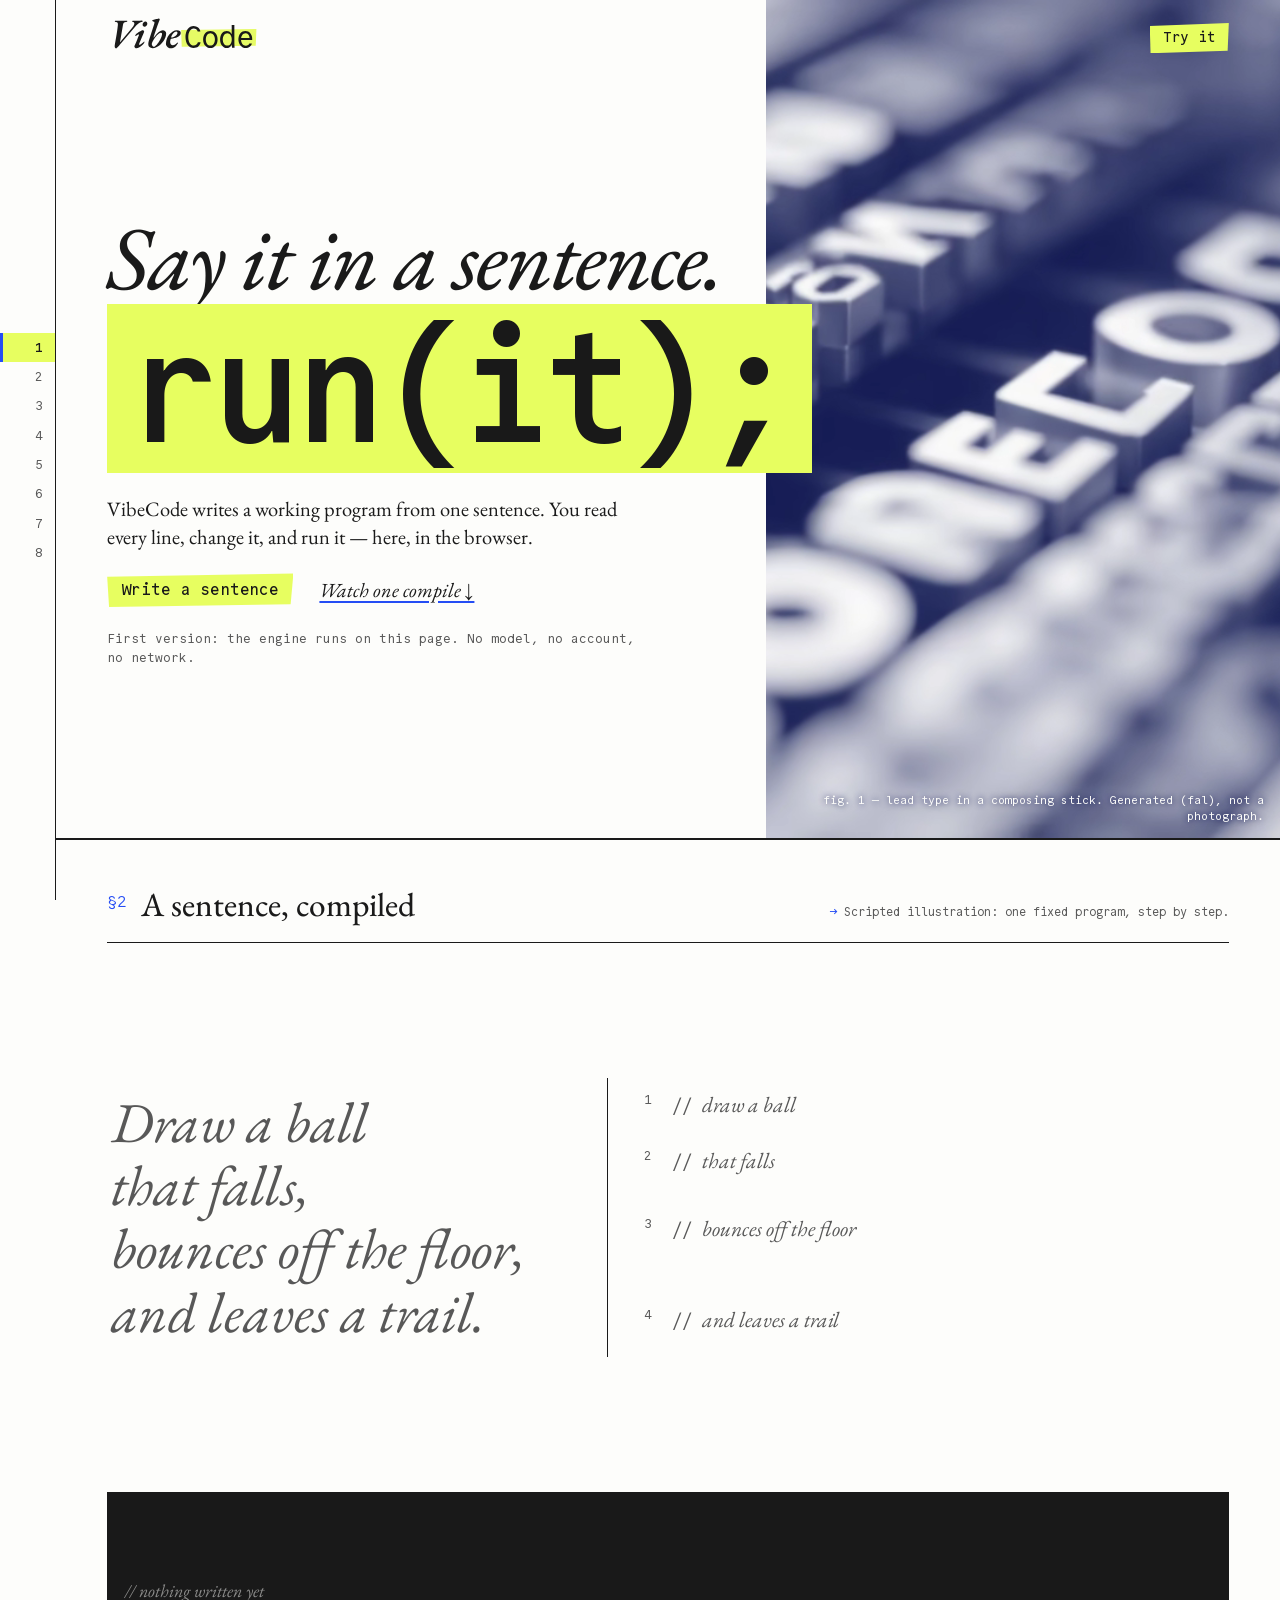
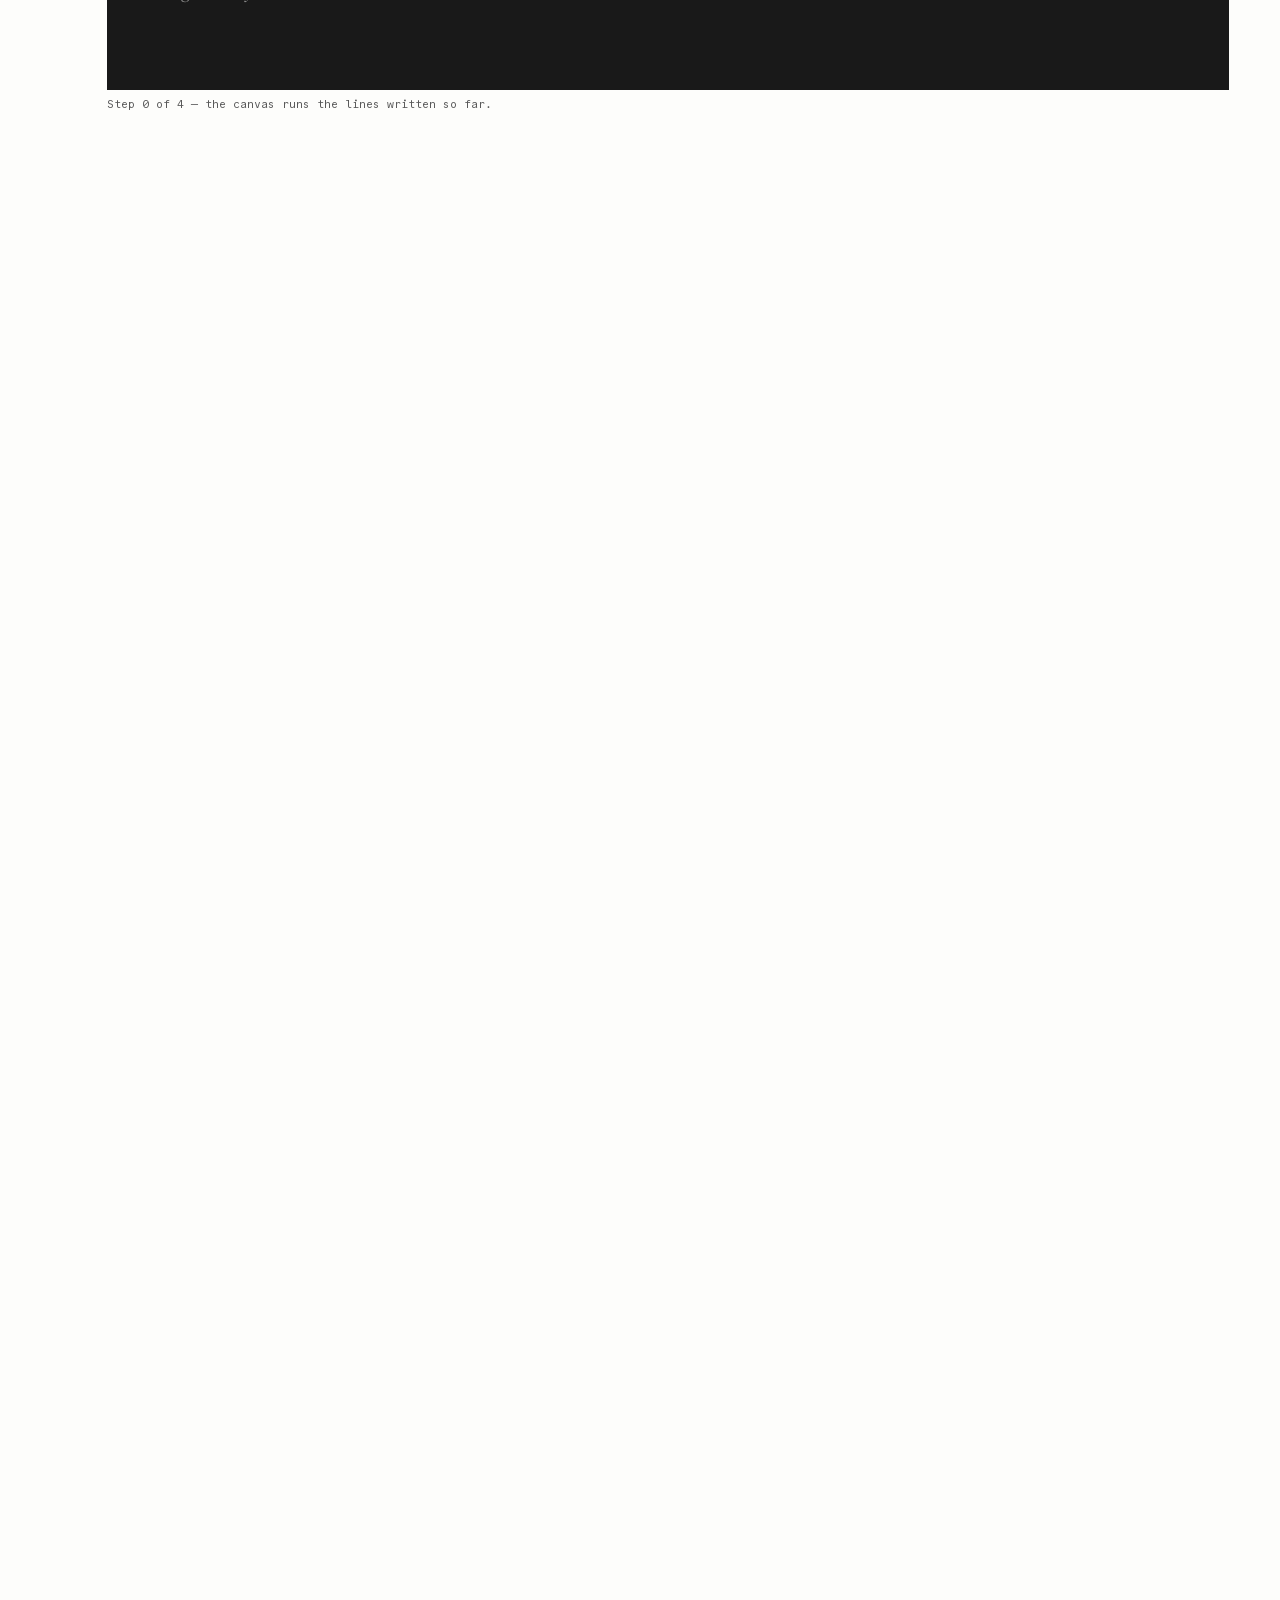
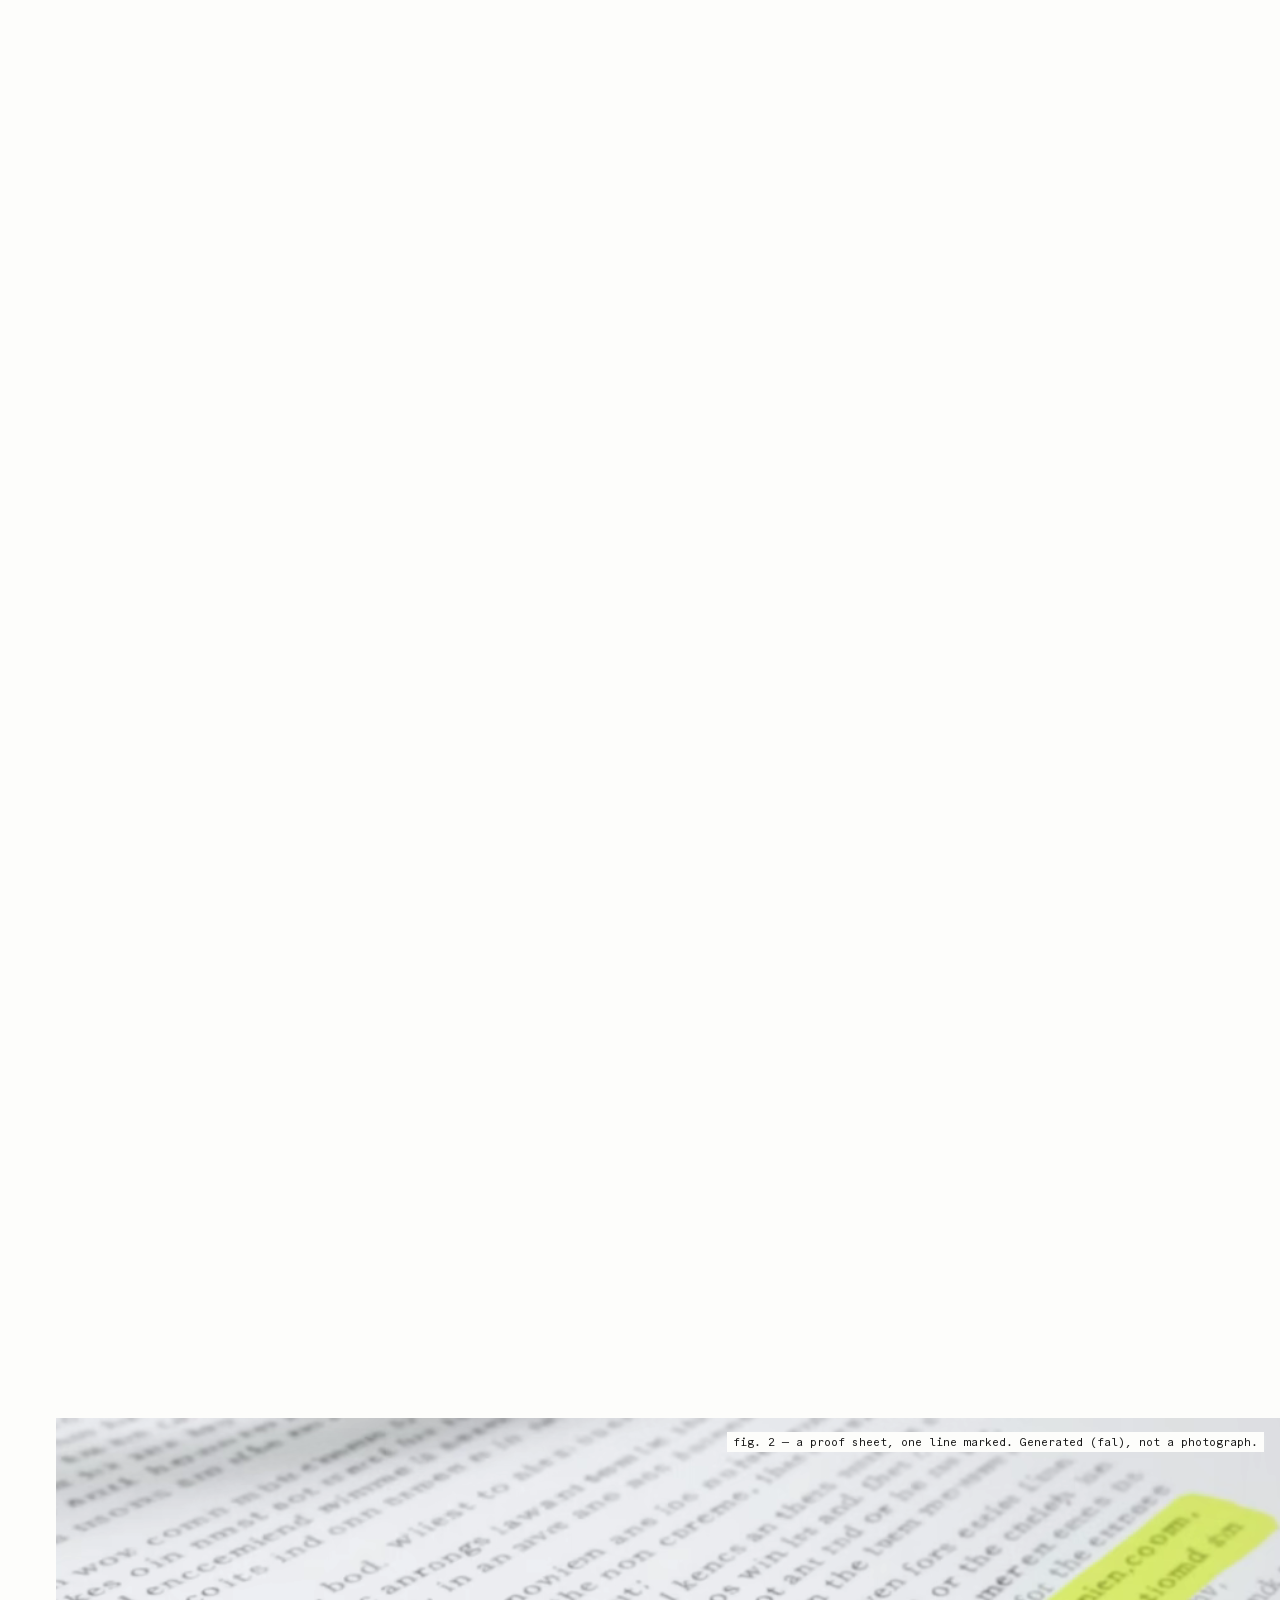
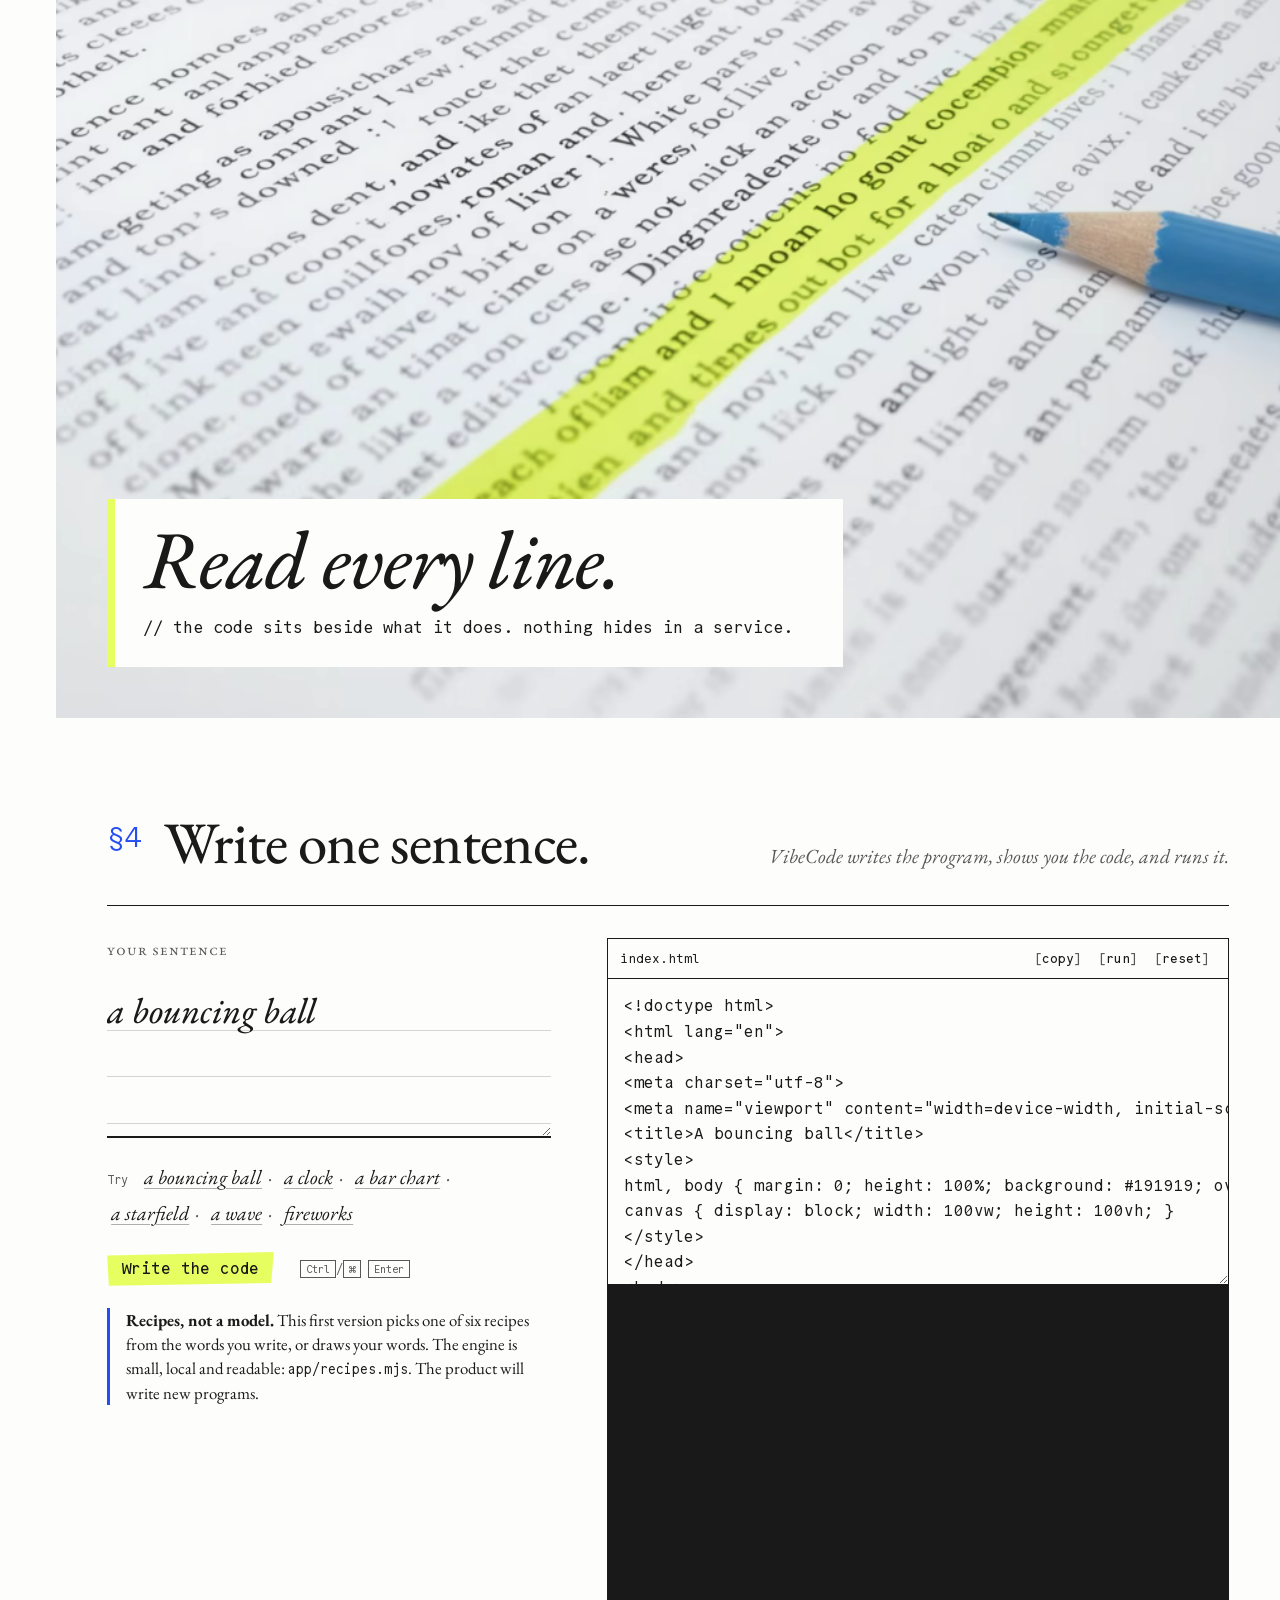
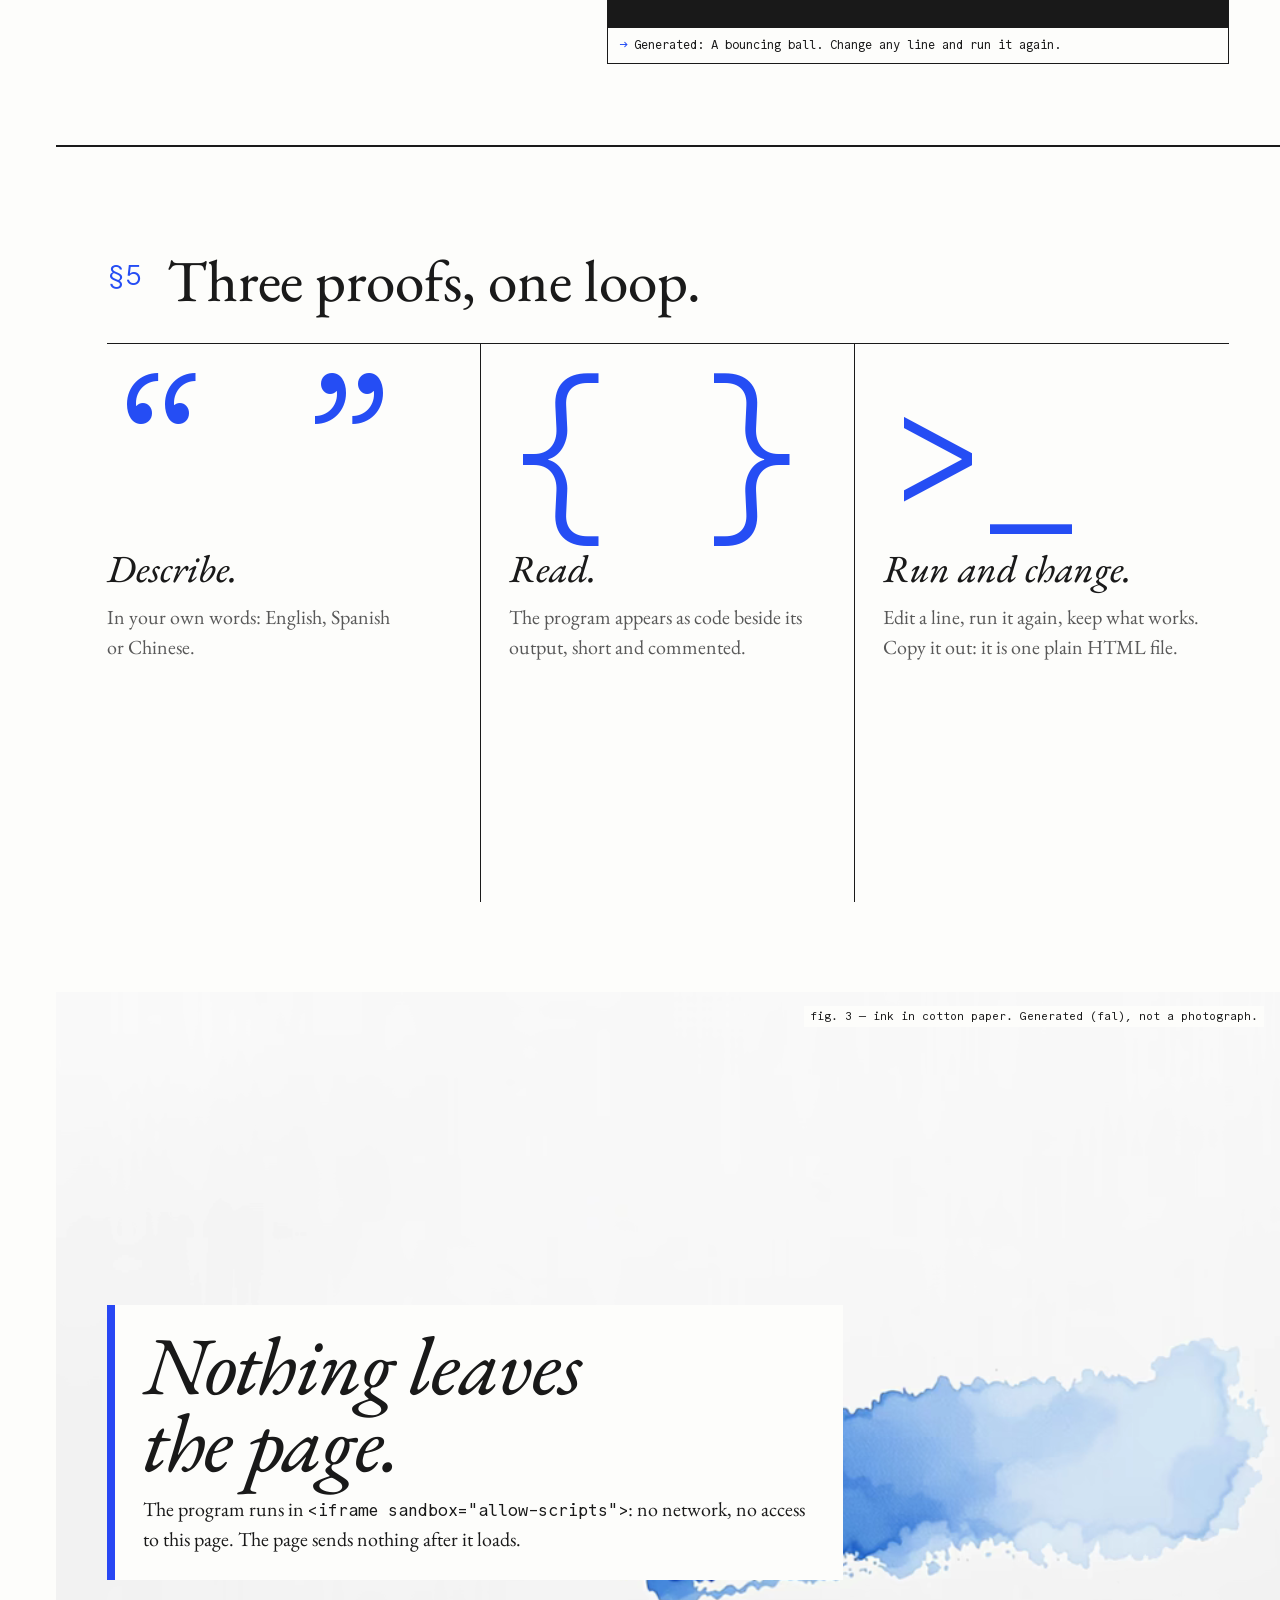
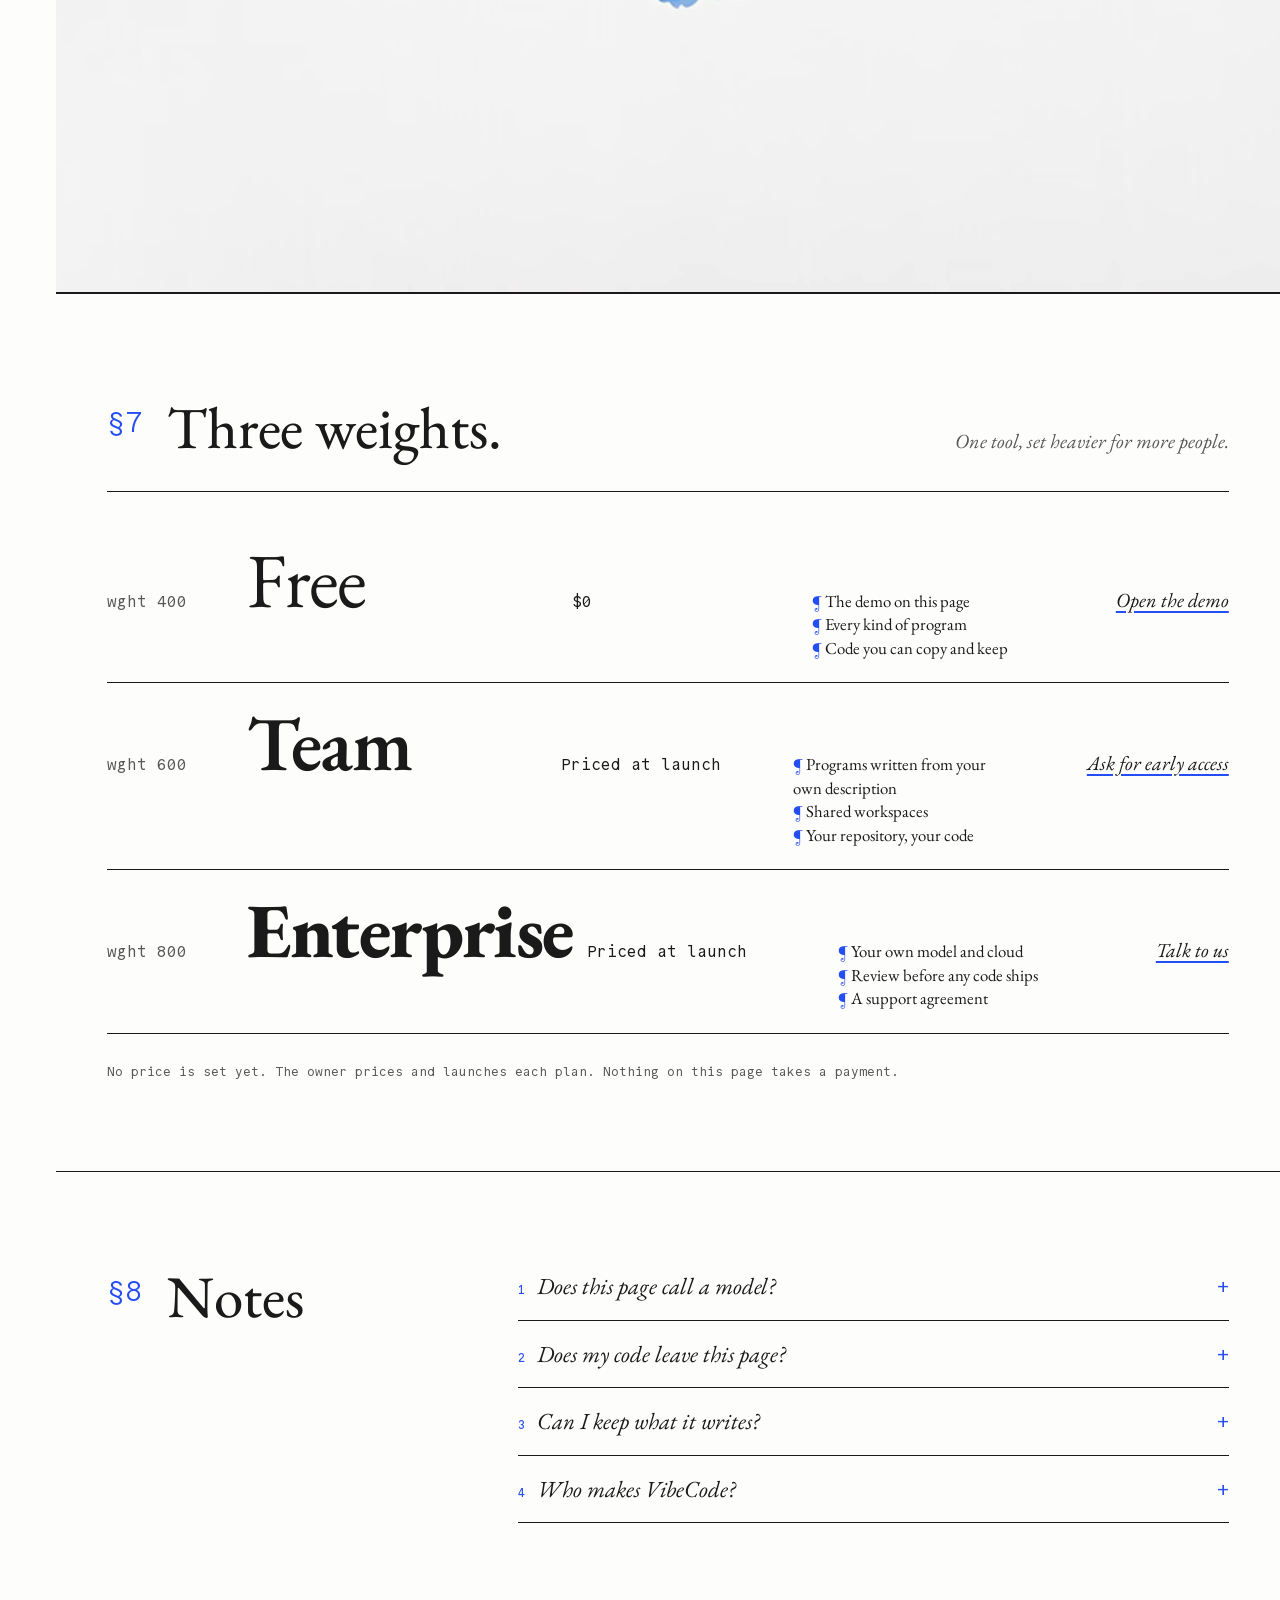
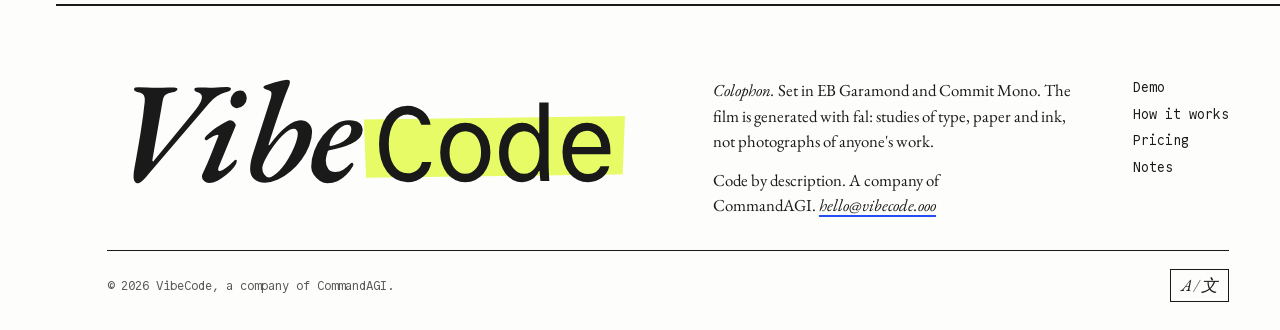
<file: index.html>
<!doctype html>
<html lang="en">
<head>
<meta charset="utf-8">
<meta name="viewport" content="width=device-width, initial-scale=1">
<title>VibeCode — say it in a sentence, run it as code</title>
<meta name="description" content="VibeCode writes a working program from one sentence. You read every line, change it and run it in the browser. A company of CommandAGI.">
<meta name="theme-color" content="#fdfdfb" media="(prefers-color-scheme: light)">
<meta name="theme-color" content="#121315" media="(prefers-color-scheme: dark)">
<meta name="color-scheme" content="light dark">
<meta property="og:title" content="VibeCode — say it in a sentence, run it as code">
<meta property="og:description" content="A sentence becomes a program you can read, change and run in the browser.">
<meta property="og:image" content="https://vibecode.commandagi.app/og.png">
<meta property="og:type" content="website">
<meta name="twitter:card" content="summary_large_image">
<link rel="icon" href="mark.svg" type="image/svg+xml">
<link rel="apple-touch-icon" href="touch-icon.png">
<link rel="preload" href="fonts/garamond-italic.woff2" as="font" type="font/woff2" crossorigin>
<link rel="preload" href="fonts/commit-mono.woff2" as="font" type="font/woff2" crossorigin>
<link rel="stylesheet" href="style.css">
</head>
<body>
<a class="skip" href="#demo">Skip to the demo</a>

<header class="head">
  <a class="wordmark" href="./" aria-label="VibeCode, home"><svg viewBox="-2 -46 232 62" aria-hidden="true"><use href="wordmark.svg#w"/></svg></a>
  <a class="swipe head__go" href="#demo">Try it</a>
</header>

<nav class="gutter" aria-label="Sections">
  <ol>
    <li><a href="#top" data-label="The sentence">1</a></li>
    <li><a href="#compile" data-label="It compiles">2</a></li>
    <li><a href="#read" data-label="Read">3</a></li>
    <li><a href="#demo" data-label="The demo">4</a></li>
    <li><a href="#how" data-label="How it works">5</a></li>
    <li><a href="#sandbox" data-label="Sandbox">6</a></li>
    <li><a href="#pricing" data-label="Pricing">7</a></li>
    <li><a href="#faq" data-label="Notes">8</a></li>
  </ol>
</nav>
<button class="statusbar" type="button" popovertarget="toc" aria-label="Sections"><span>Ln&nbsp;<b data-ln>1</b></span><span data-sec>The sentence</span><span class="statusbar__all" aria-hidden="true">≡ sections</span></button>
<div id="toc" class="toc" popover>
  <p class="toc__title">Go to line</p>
  <ol>
    <li><a href="#top">The sentence</a></li>
    <li><a href="#compile">It compiles</a></li>
    <li><a href="#read">Read</a></li>
    <li><a href="#demo">The demo</a></li>
    <li><a href="#how">How it works</a></li>
    <li><a href="#sandbox">Sandbox</a></li>
    <li><a href="#pricing">Pricing</a></li>
    <li><a href="#faq">Notes</a></li>
  </ol>
</div>

<main>
<section id="top" class="hero" aria-labelledby="hero-title">
  <figure class="hero__plate">
    <picture>
      <source srcset="media/sorts.avif" type="image/avif">
      <img src="media/sorts.jpg" alt="" width="1600" height="890" fetchpriority="high">
    </picture>
    <video data-loop muted loop playsinline preload="none" aria-hidden="true" tabindex="-1">
      <source src="media/sorts.webm" type="video/webm; codecs=av01.0.08M.08">
      <source src="media/sorts.mp4" type="video/mp4">
    </video>
    <figcaption>fig. 1 — lead type in a composing stick. Generated (fal), not a photograph.</figcaption>
  </figure>
  <h1 id="hero-title" class="hero__title">
    <span class="say">Say it in a sentence.</span>
    <span class="run"><span>run(it);</span></span>
  </h1>
  <div class="hero__body">
    <p class="lede">VibeCode writes a working program from one sentence. You read every line, change it, and run it — here, in the browser.</p>
    <p class="actions"><a class="swipe" href="#demo">Write a sentence</a> <a class="under" href="#compile">Watch one compile ↓</a></p>
    <p class="fine">First version: the engine runs on this page. No model, no account, no network.</p>
  </div>
</section>

<section id="compile" class="compile" aria-labelledby="compile-title">
  <div class="compile__stage">
    <header class="compile__head">
      <h2 id="compile-title"><span class="num">§2</span> A sentence, compiled</h2>
      <p class="tag">Scripted illustration: one fixed program, step by step.</p>
    </header>
    <p class="sentence" lang="en">
      <button type="button" data-k="1">Draw a ball</button>
      <button type="button" data-k="2">that falls,</button>
      <button type="button" data-k="3">bounces off the floor,</button>
      <button type="button" data-k="4">and leaves a trail.</button>
    </p>
    <div class="galley" aria-label="The code the sentence became">
      <div class="ln" data-k="1"><span class="ln__say">draw a ball</span><code class="ln__code">const ball = { x: 60, y: 40, r: 14, vy: 0 };</code></div>
      <div class="ln" data-k="2"><span class="ln__say">that falls</span><code class="ln__code">ball.vy += 1400 * dt;
ball.y  += ball.vy * dt;</code></div>
      <div class="ln" data-k="3"><span class="ln__say">bounces off the floor</span><code class="ln__code">if (ball.y &gt; floor) {
  ball.y = floor; ball.vy *= -0.82;
}</code></div>
      <div class="ln" data-k="4"><span class="ln__say">and leaves a trail</span><code class="ln__code">trail.push({ ...ball });
if (trail.length &gt; 24) trail.shift();</code></div>
    </div>
    <figure class="runner">
      <canvas id="runner" width="640" height="240" data-empty="// nothing written yet" role="img" aria-label="The program as far as it is written: a ball that falls, bounces and leaves a trail"></canvas>
      <figcaption><span data-step-label>Step 0 of 4</span> — the canvas runs the lines written so far.</figcaption>
    </figure>
    <p class="sr-only" aria-live="polite" data-step-live></p>
  </div>
</section>

<section id="read" class="plate plate--read" aria-labelledby="read-title">
  <figure class="plate__media">
    <picture>
      <source srcset="media/proof.avif" type="image/avif">
      <img src="media/proof.jpg" alt="" width="1600" height="890" loading="lazy">
    </picture>
    <video data-loop muted loop playsinline preload="none" aria-hidden="true" tabindex="-1">
      <source src="media/proof.webm" type="video/webm; codecs=av01.0.08M.08">
      <source src="media/proof.mp4" type="video/mp4">
    </video>
    <figcaption>fig. 2 — a proof sheet, one line marked. Generated (fal), not a photograph.</figcaption>
  </figure>
  <div class="plate__label">
    <h2 id="read-title">Read every line.</h2>
    <p><code>// the code sits beside what it does. nothing hides in a service.</code></p>
  </div>
</section>

<section id="demo" class="desk" aria-labelledby="demo-title">
  <header class="desk__head">
    <h2 id="demo-title"><span class="num">§4</span> Write one sentence.</h2>
    <p>VibeCode writes the program, shows you the code, and runs it.</p>
  </header>
  <div class="desk__grid">
    <div class="manuscript">
      <label for="describe">Your sentence</label>
      <textarea id="describe" rows="3" spellcheck="true" placeholder="a bouncing ball"></textarea>
      <p class="examples" role="group" aria-label="Examples"><span>Try</span>
        <button type="button" data-example="a bouncing ball">a bouncing ball</button>
        <button type="button" data-example="a clock">a clock</button>
        <button type="button" data-example="a bar chart of 12, 19, 15, 27, 22, 34">a bar chart</button>
        <button type="button" data-example="a starfield">a starfield</button>
        <button type="button" data-example="a sine wave">a wave</button>
        <button type="button" data-example="fireworks">fireworks</button>
      </p>
      <p class="actions"><button id="generate" class="swipe" type="button">Write the code</button> <span class="kbd"><kbd>Ctrl</kbd>/<kbd>⌘</kbd> <kbd>Enter</kbd></span></p>
      <p class="note"><b>Recipes, not a model.</b> This first version picks one of six recipes from the words you write, or draws your words. The engine is small, local and readable: <code>app/recipes.mjs</code>. The product will write new programs.</p>
    </div>
    <div class="proofsheet">
      <div class="codebar">
        <span>index.html</span>
        <span class="codebar__actions">
          <button id="copy" type="button">copy</button>
          <button id="run" type="button">run</button>
          <button id="reset" type="button">reset</button>
        </span>
      </div>
      <textarea id="code" spellcheck="false" aria-label="The program's code"></textarea>
      <iframe id="preview" title="The program's output" sandbox="allow-scripts"></iframe>
      <p id="status" class="status" role="status" aria-live="polite"></p>
    </div>
  </div>
</section>

<section id="how" class="proofs" aria-labelledby="how-title">
  <h2 id="how-title"><span class="num">§5</span> Three proofs, one loop.</h2>
  <ol>
    <li class="proof"><span class="proof__glyph" aria-hidden="true">“ ”</span><h3><span class="s">Describe.</span><span class="m" aria-hidden="true">describe()</span></h3><p>In your own words: English, Spanish or Chinese.</p></li>
    <li class="proof"><span class="proof__glyph" aria-hidden="true">{ }</span><h3><span class="s">Read.</span><span class="m" aria-hidden="true">read()</span></h3><p>The program appears as code beside its output, short and commented.</p></li>
    <li class="proof"><span class="proof__glyph" aria-hidden="true">&gt;_</span><h3><span class="s">Run and change.</span><span class="m" aria-hidden="true">run()</span></h3><p>Edit a line, run it again, keep what works. Copy it out: it is one plain HTML file.</p></li>
  </ol>
</section>

<section id="sandbox" class="plate plate--ink" aria-labelledby="sandbox-title">
  <figure class="plate__media">
    <picture>
      <source srcset="media/ink.avif" type="image/avif">
      <img src="media/ink.jpg" alt="" width="1600" height="890" loading="lazy">
    </picture>
    <video data-loop muted loop playsinline preload="none" aria-hidden="true" tabindex="-1">
      <source src="media/ink.webm" type="video/webm; codecs=av01.0.08M.08">
      <source src="media/ink.mp4" type="video/mp4">
    </video>
    <figcaption>fig. 3 — ink in cotton paper. Generated (fal), not a photograph.</figcaption>
  </figure>
  <div class="plate__label">
    <h2 id="sandbox-title">Nothing leaves the page.</h2>
    <p>The program runs in <code>&lt;iframe sandbox="allow-scripts"&gt;</code>: no network, no access to this page. The page sends nothing after it loads.</p>
  </div>
</section>

<section id="pricing" class="specimen" aria-labelledby="pricing-title">
  <header>
    <h2 id="pricing-title"><span class="num">§7</span> Three weights.</h2>
    <p>One tool, set heavier for more people.</p>
  </header>
  <div class="weights">
    <article class="weight weight--400">
      <p class="weight__axis"><code>wght 400</code></p>
      <h3>Free</h3>
      <p class="weight__price">$0</p>
      <ul><li>The demo on this page</li><li>Every kind of program</li><li>Code you can copy and keep</li></ul>
      <a class="under" href="#demo">Open the demo</a>
    </article>
    <article class="weight weight--600">
      <p class="weight__axis"><code>wght 600</code></p>
      <h3>Team</h3>
      <p class="weight__price">Priced at launch</p>
      <ul><li>Programs written from your own description</li><li>Shared workspaces</li><li>Your repository, your code</li></ul>
      <a class="under" href="mailto:hello@vibecode.ooo?subject=VibeCode%20Team">Ask for early access</a>
    </article>
    <article class="weight weight--800">
      <p class="weight__axis"><code>wght 800</code></p>
      <h3>Enterprise</h3>
      <p class="weight__price">Priced at launch</p>
      <ul><li>Your own model and cloud</li><li>Review before any code ships</li><li>A support agreement</li></ul>
      <a class="under" href="mailto:hello@vibecode.ooo?subject=VibeCode%20Enterprise">Talk to us</a>
    </article>
  </div>
  <p class="fine">No price is set yet. The owner prices and launches each plan. Nothing on this page takes a payment.</p>
</section>

<section id="faq" class="notes" aria-labelledby="faq-title">
  <h2 id="faq-title"><span class="num">§8</span> Notes</h2>
  <details><summary><sup>1</sup> Does this page call a model?</summary><p>No. The first version runs a small engine in your browser. It picks one of six recipes by the words you write. The product's next version calls a model through our API, never from a browser key.</p></details>
  <details><summary><sup>2</sup> Does my code leave this page?</summary><p>No. The page sends nothing after it loads. The program runs in a sandboxed frame with no network.</p></details>
  <details><summary><sup>3</sup> Can I keep what it writes?</summary><p>Yes. Copy the code and save it as an HTML file. It runs on any browser, offline.</p></details>
  <details><summary><sup>4</sup> Who makes VibeCode?</summary><p>VibeCode is a company of CommandAGI. Write to <a href="mailto:hello@vibecode.ooo">hello@vibecode.ooo</a>.</p></details>
</section>
</main>

<footer class="colophon">
  <a class="wordmark wordmark--big" href="./" aria-label="VibeCode, home"><svg viewBox="-2 -46 232 62" aria-hidden="true"><use href="wordmark.svg#w"/></svg></a>
  <div class="colophon__text">
    <p><i>Colophon.</i> Set in EB Garamond and Commit Mono. The film is generated with fal: studies of type, paper and ink, not photographs of anyone's work.</p>
    <p>Code by description. A company of CommandAGI. <a class="under" href="mailto:hello@vibecode.ooo">hello@vibecode.ooo</a></p>
  </div>
  <nav class="colophon__links" aria-label="This site">
    <a href="#demo">Demo</a>
    <a href="#how">How it works</a>
    <a href="#pricing">Pricing</a>
    <a href="#faq">Notes</a>
  </nav>
  <div class="colophon__base">
    <span>© 2026 VibeCode, a company of CommandAGI.</span>
    <div class="lang">
      <button type="button" class="lang-btn" commandfor="lang-dialog" command="show-modal" aria-haspopup="dialog" aria-label="Language" title="Language"><span class="lang-btn__glyph" aria-hidden="true">A<span>/</span><span lang="zh-Hans">文</span></span></button>
      <noscript><nav class="lang-links" aria-label="Languages"><a href="./" hreflang="en">English</a><a href="es/" hreflang="es">Español</a><a href="zh-Hans/" hreflang="zh-Hans">简体中文</a></nav></noscript>
      <dialog id="lang-dialog" class="lang-dialog" aria-labelledby="lang-title">
        <div class="lang-dialog__box">
          <div class="lang-dialog__head"><h2 id="lang-title">Language</h2><form method="dialog"><button class="lang-dialog__close" aria-label="Close">✕</button></form></div>
          <ul class="lang-list">
            <li><a href="./" hreflang="en" aria-current="true"><span lang="en">English</span><span class="lang-list__check" aria-hidden="true">✓</span></a></li>
            <li><a href="es/" hreflang="es"><span lang="es">Español</span></a></li>
            <li><a href="zh-Hans/" hreflang="zh-Hans"><span lang="zh-Hans">简体中文</span></a></li>
          </ul>
        </div>
      </dialog>
    </div>
  </div>
</footer>
<script src="app/lang.js"></script>
<script type="module" src="app/page.js"></script>
<script type="module" src="app/demo.js"></script>
</body>
</html>
</file>
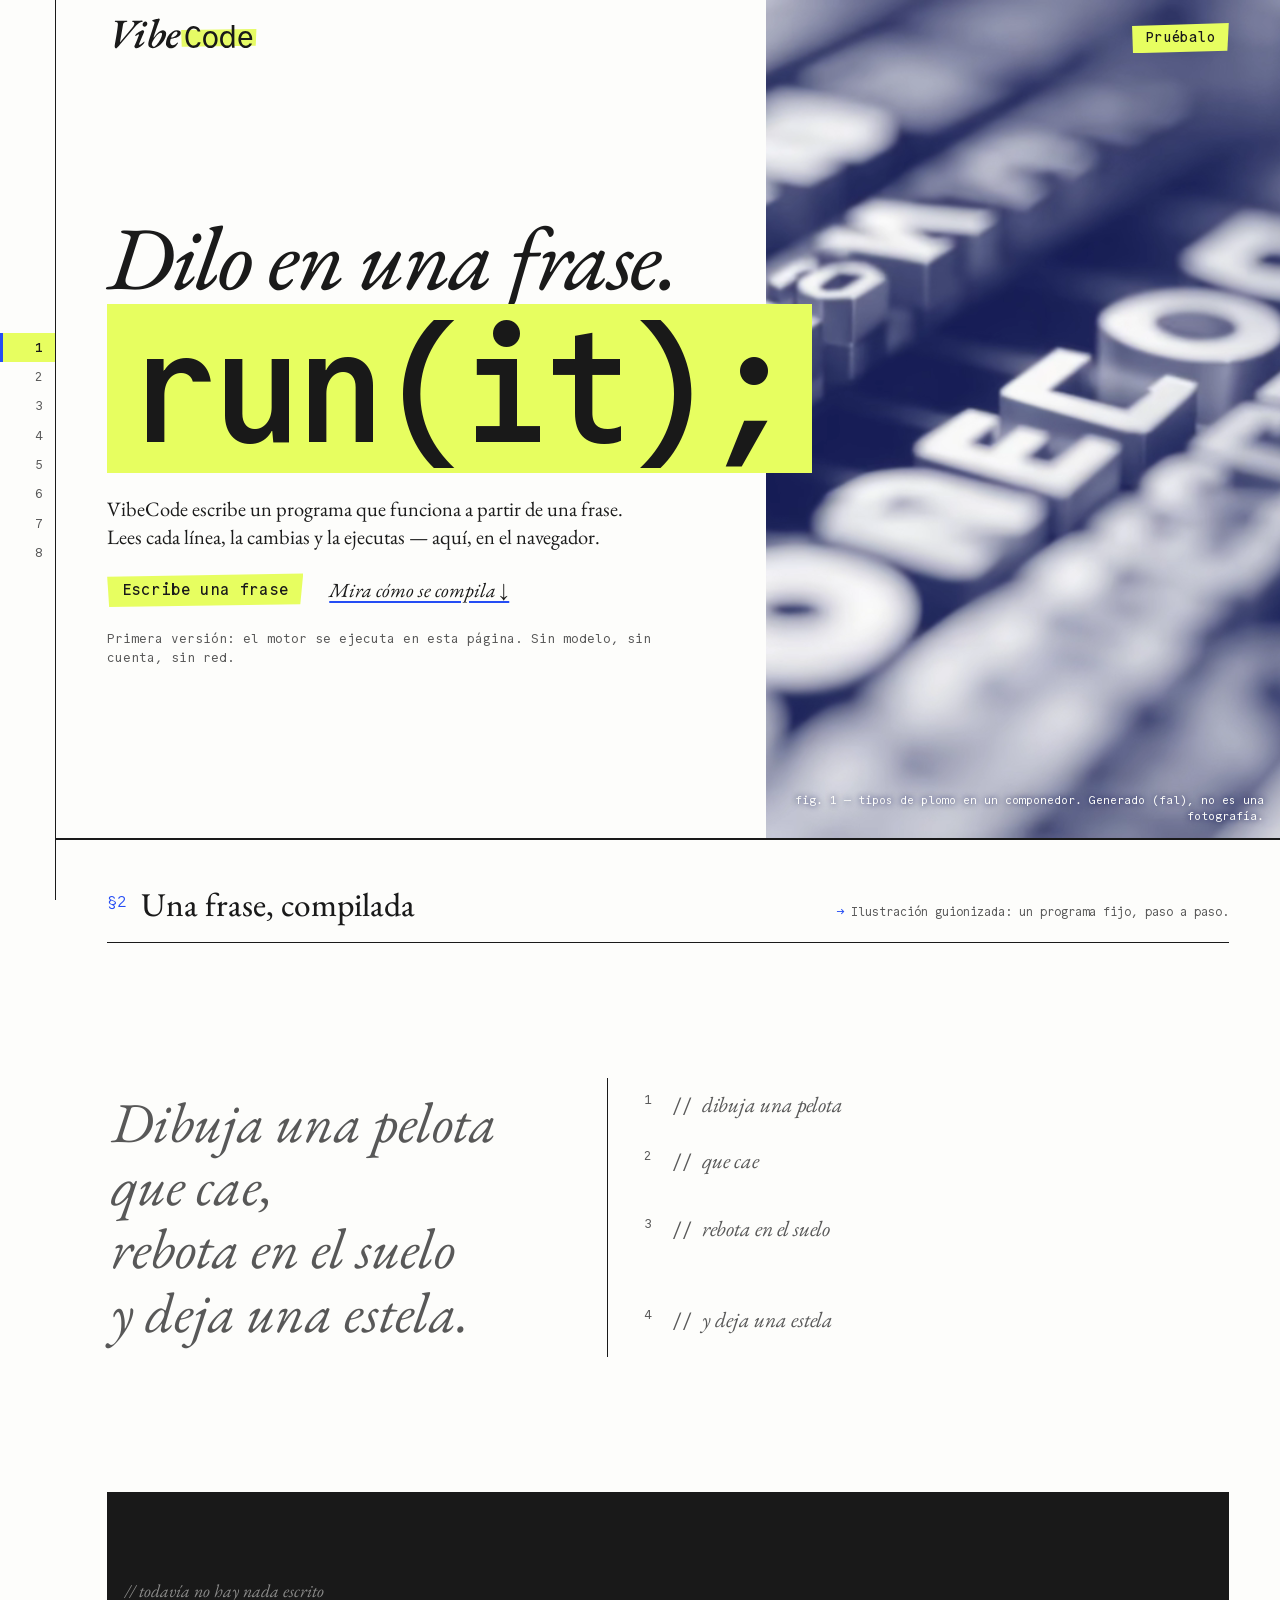
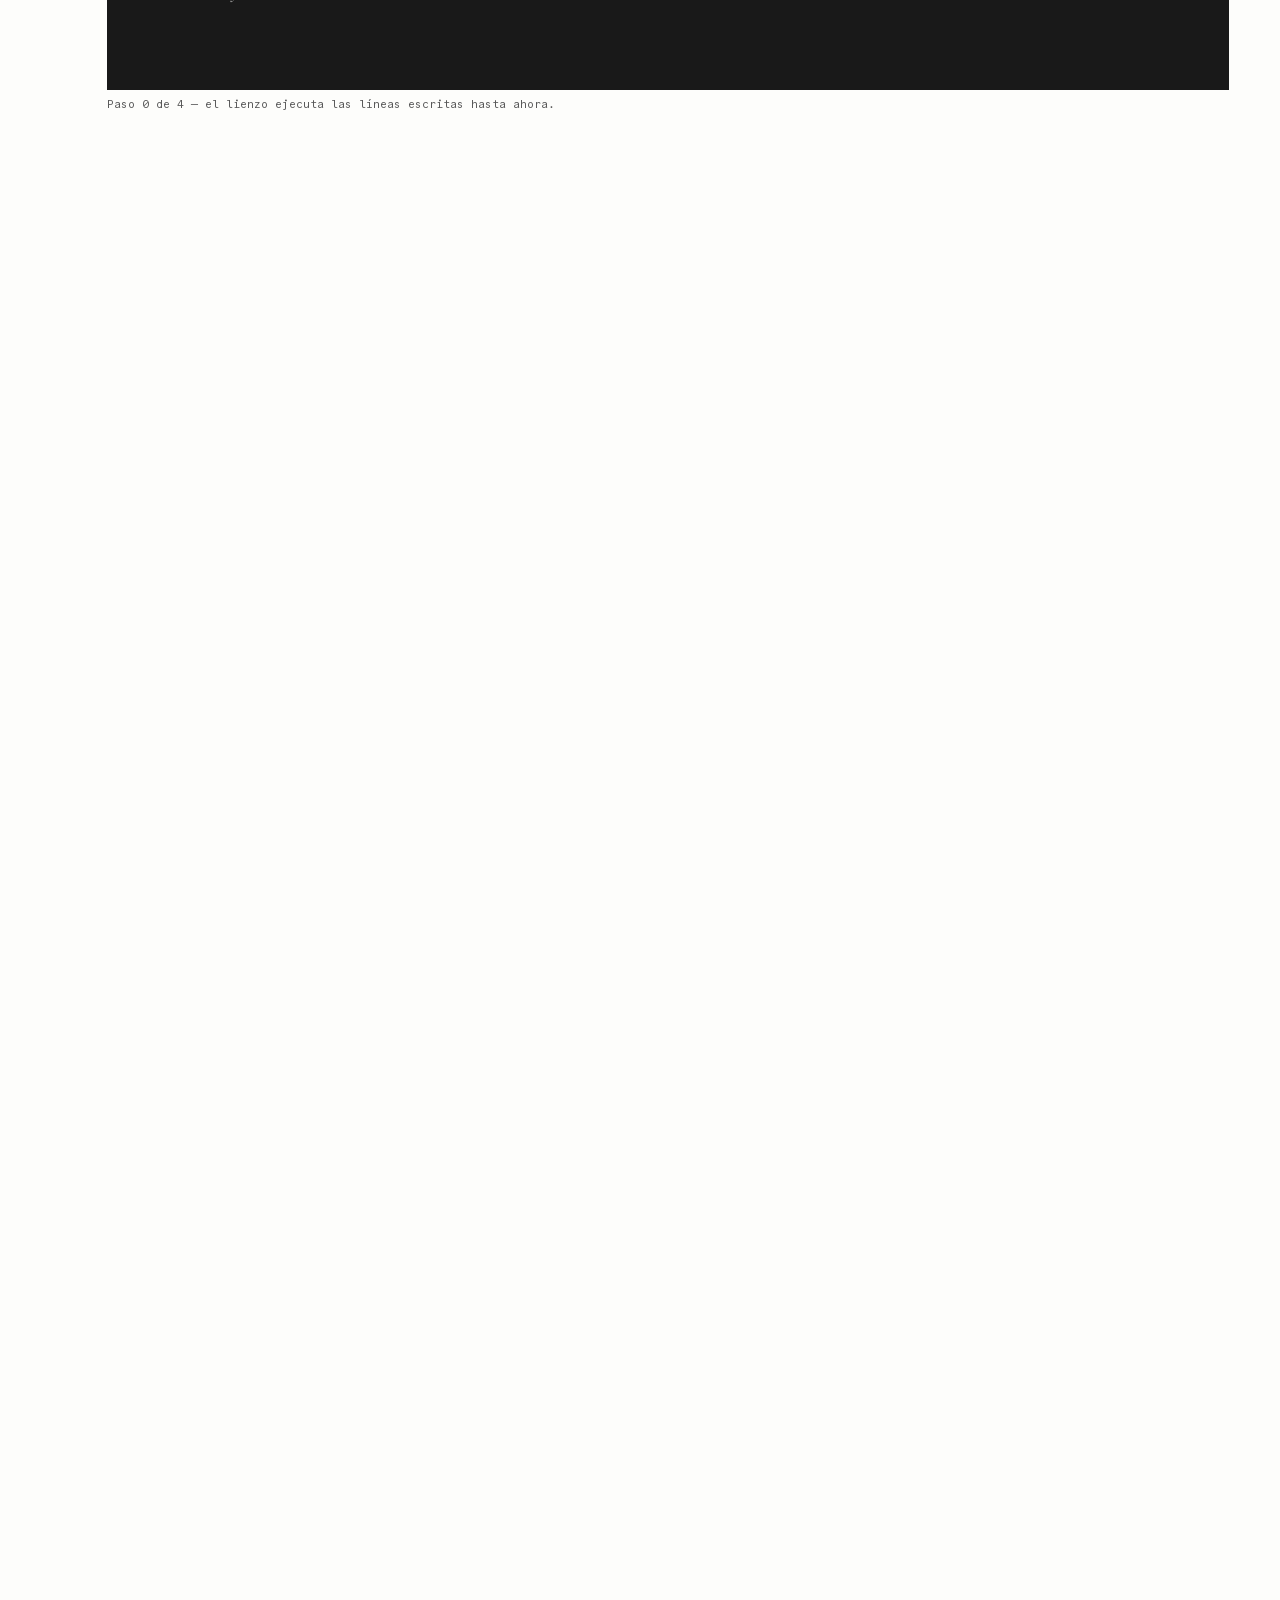
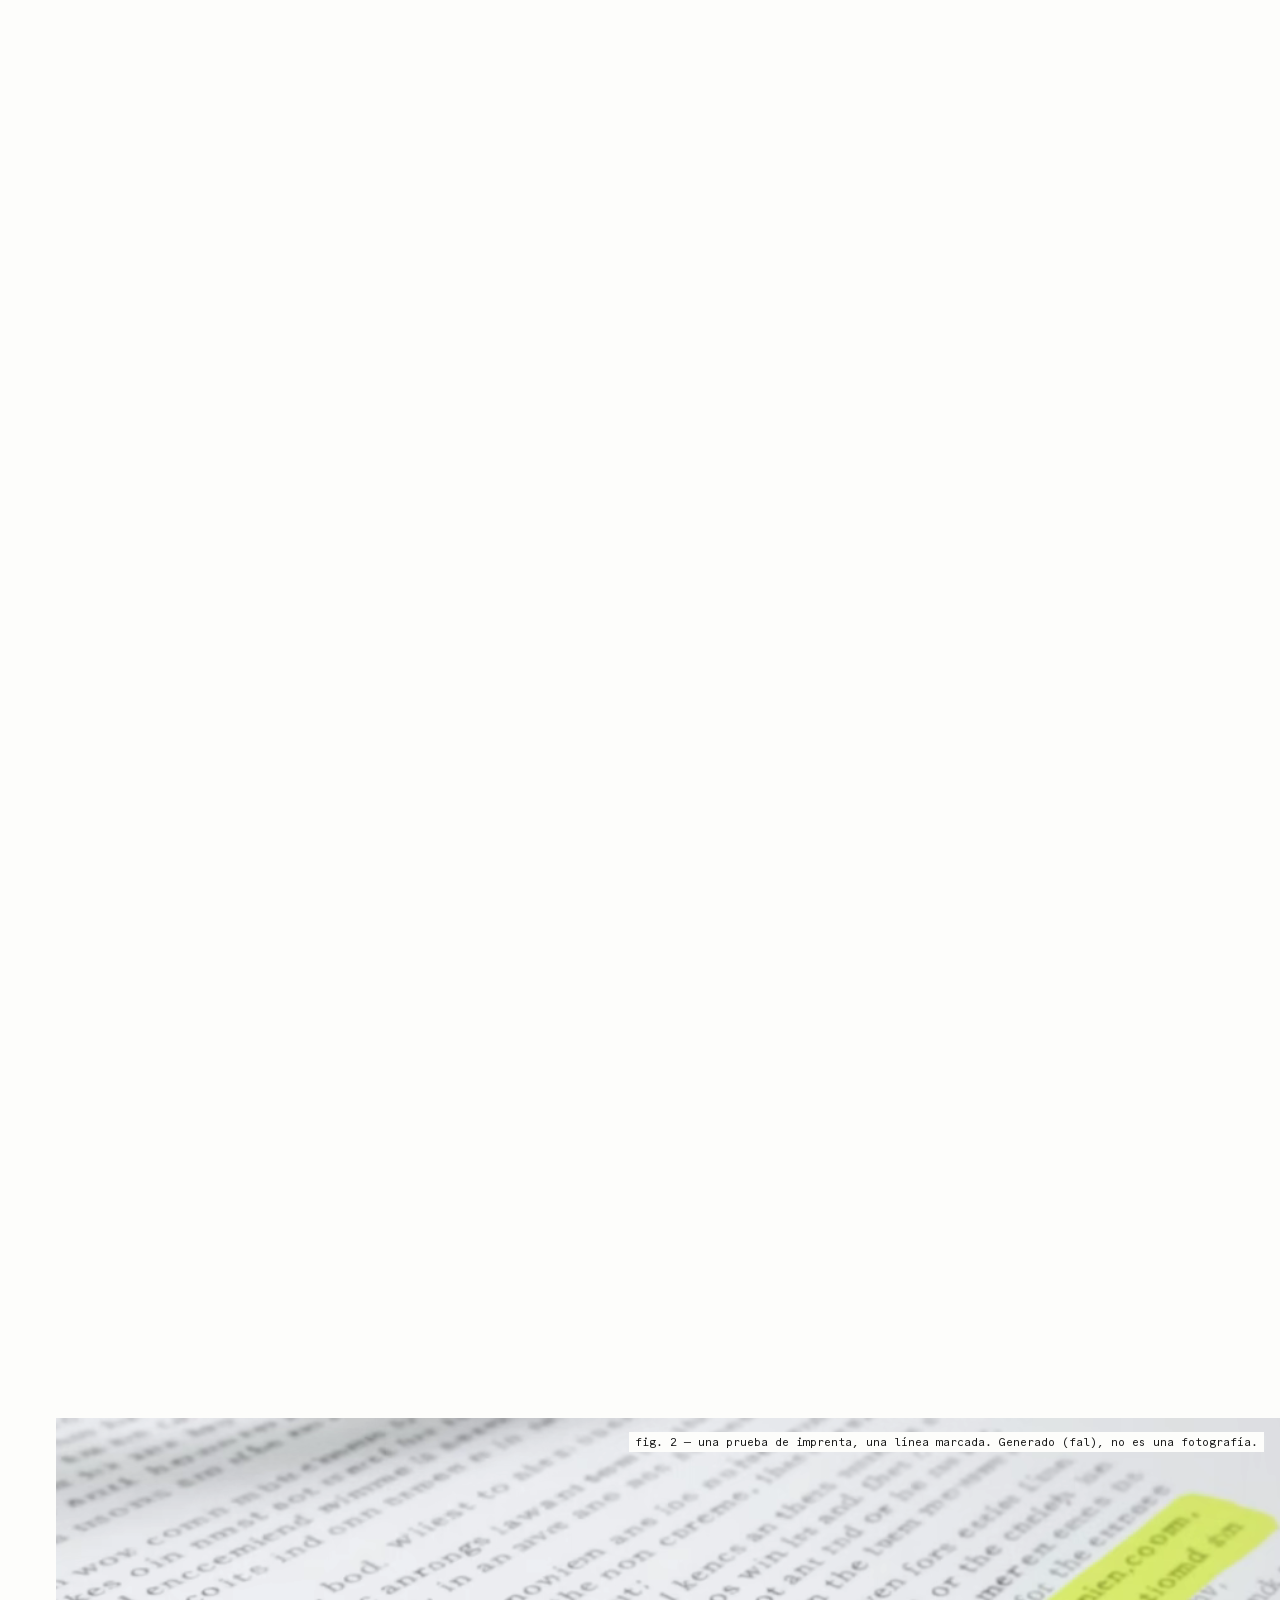
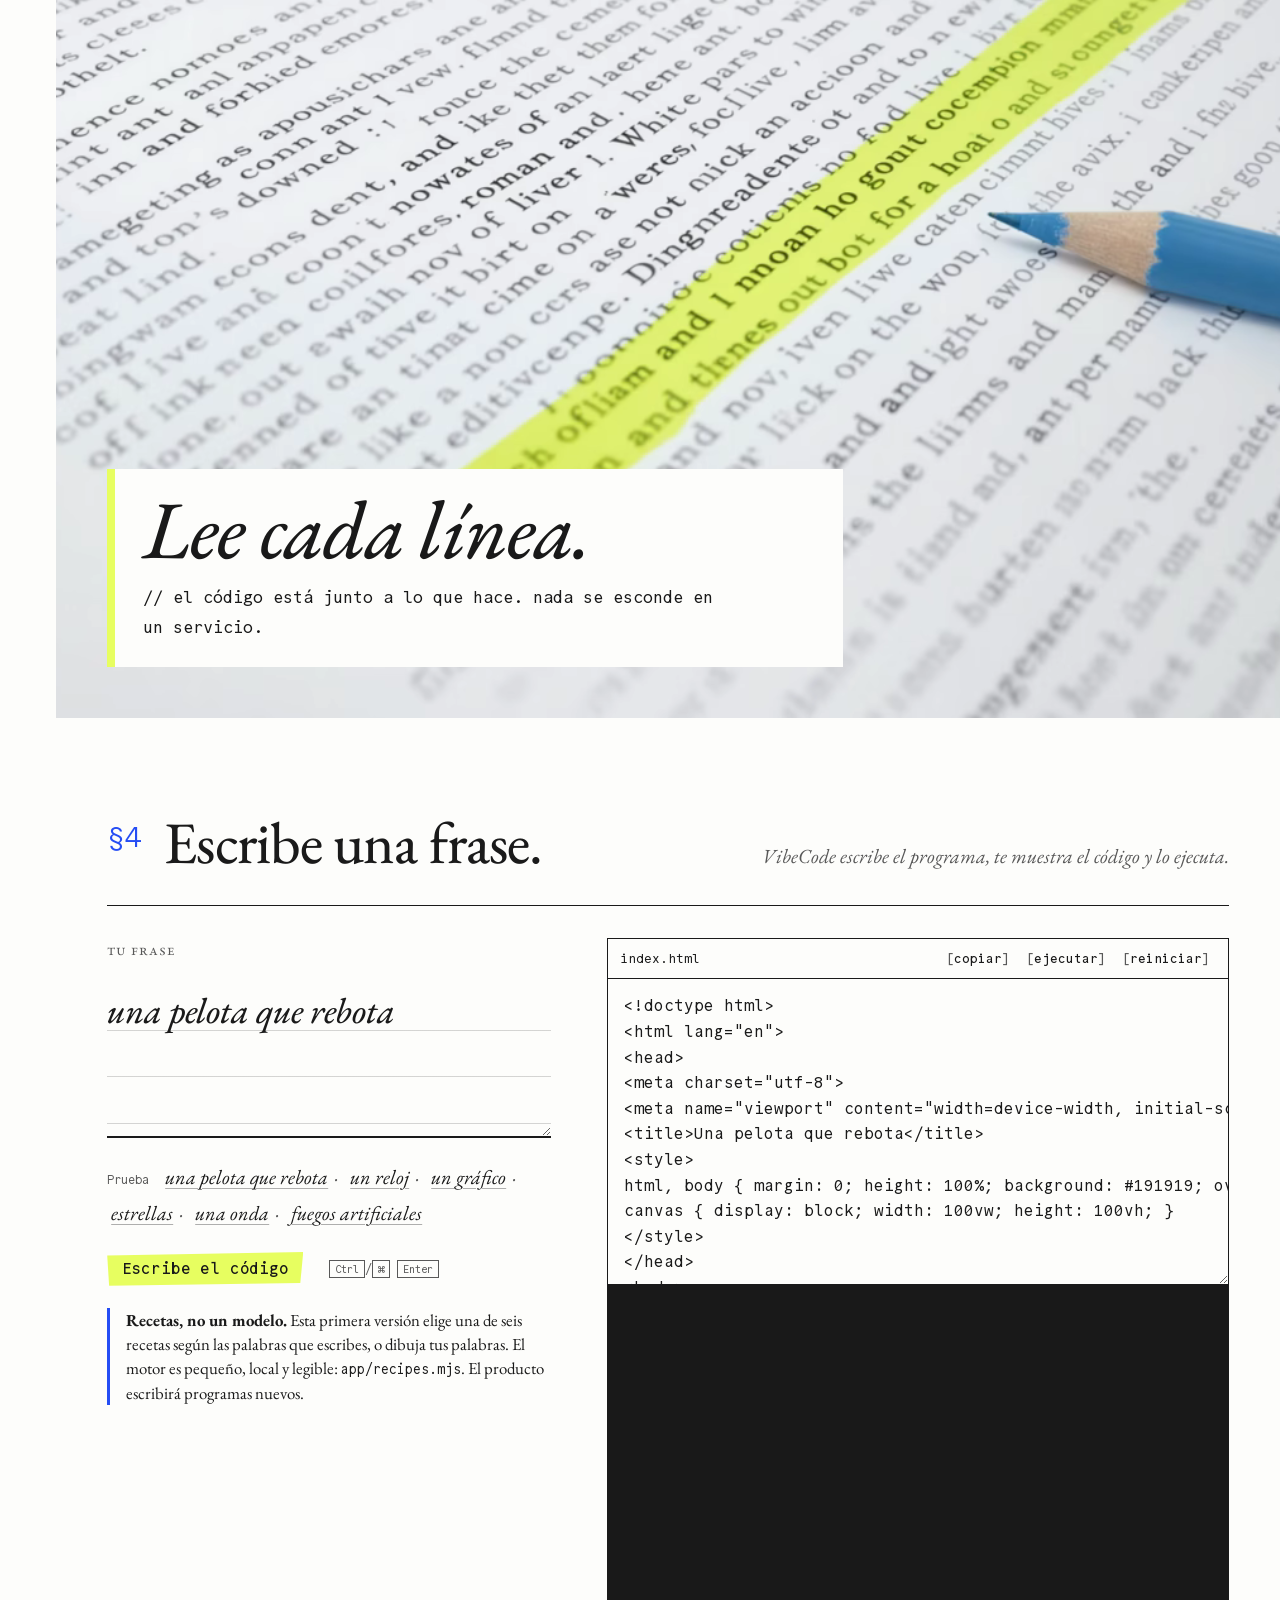
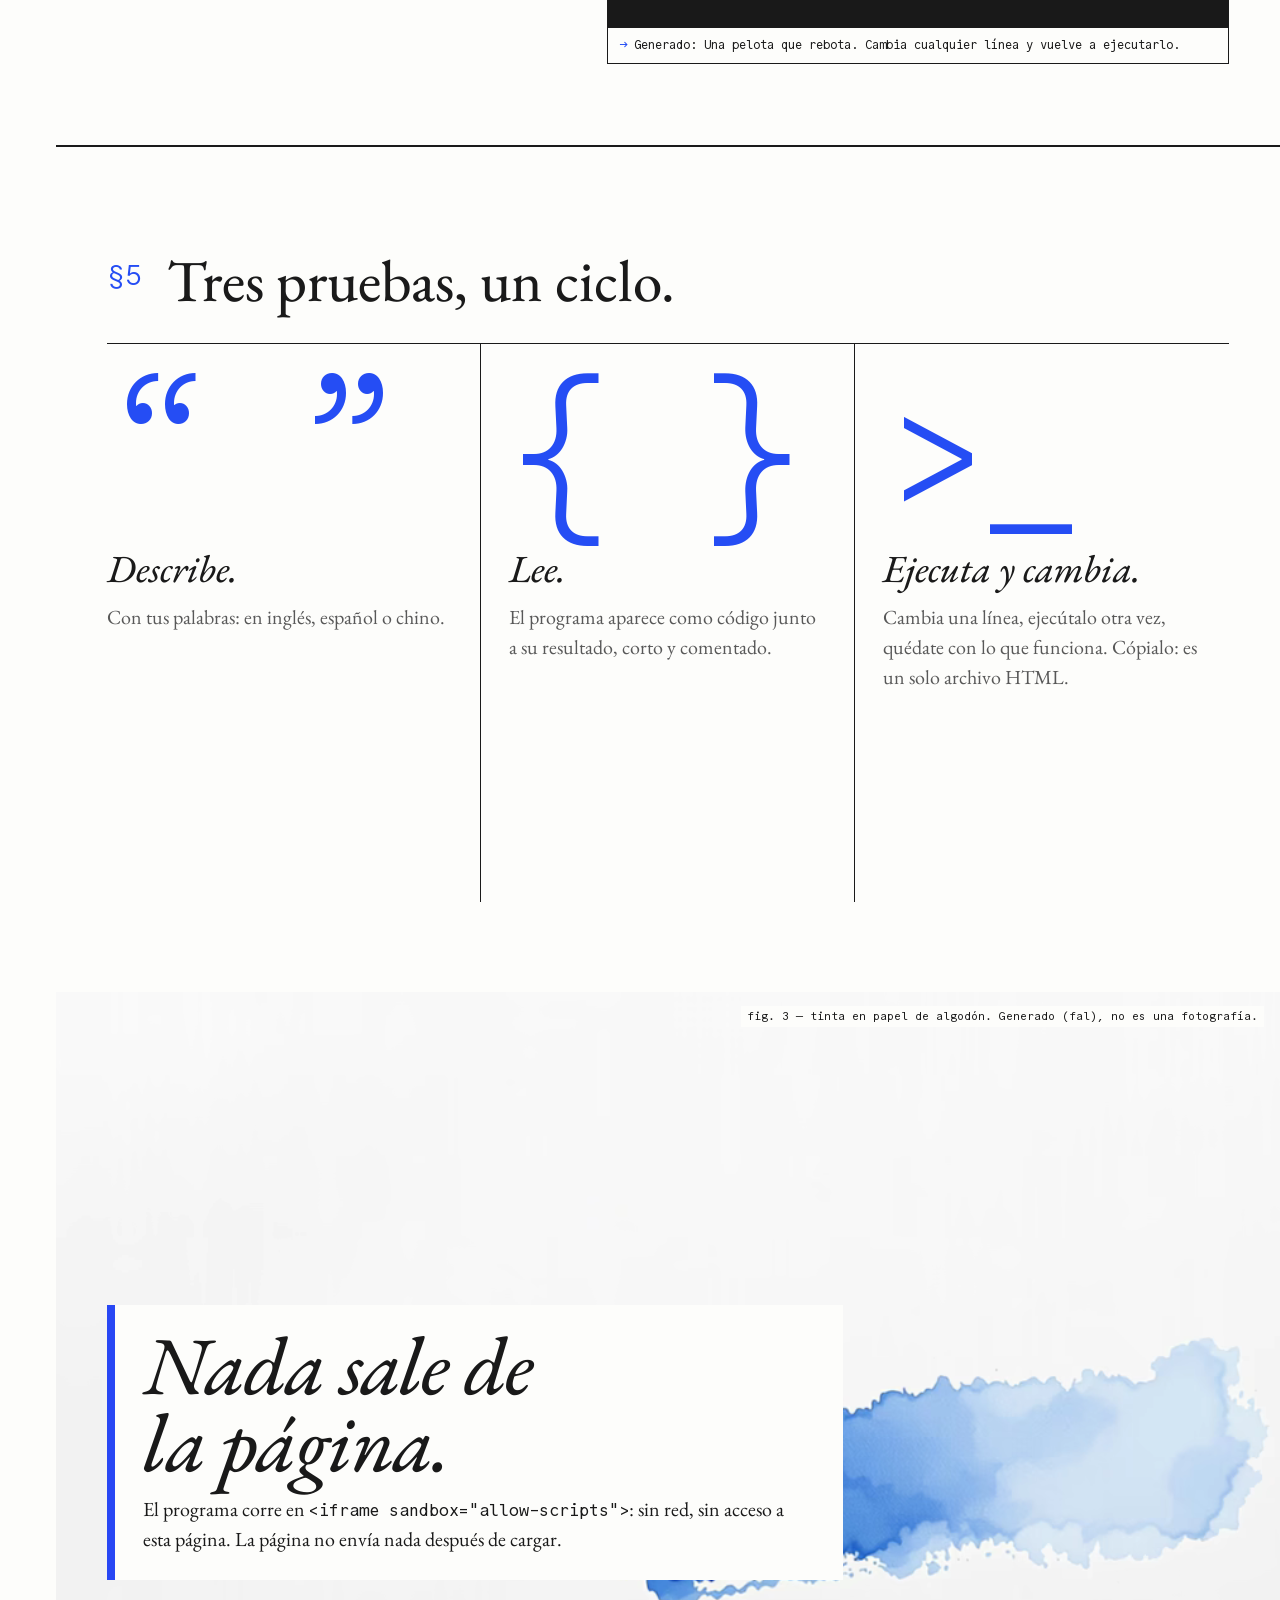
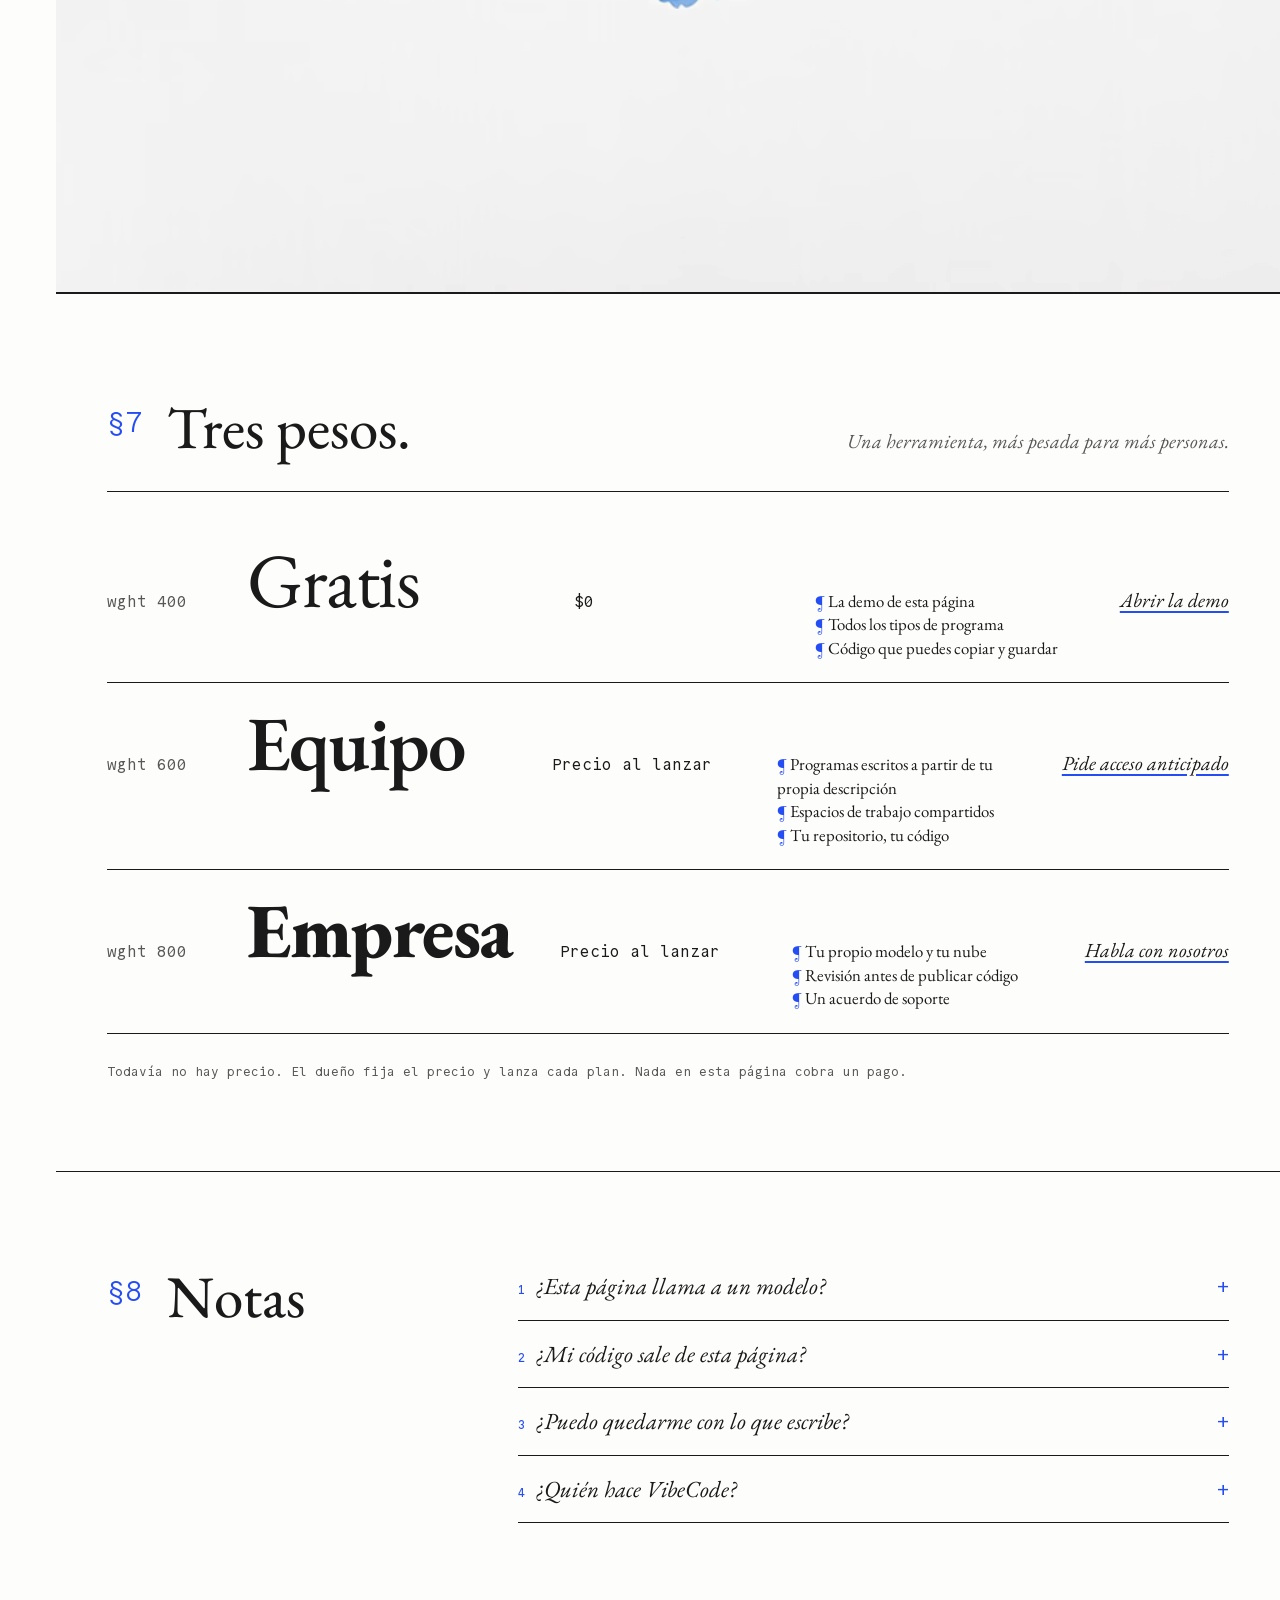
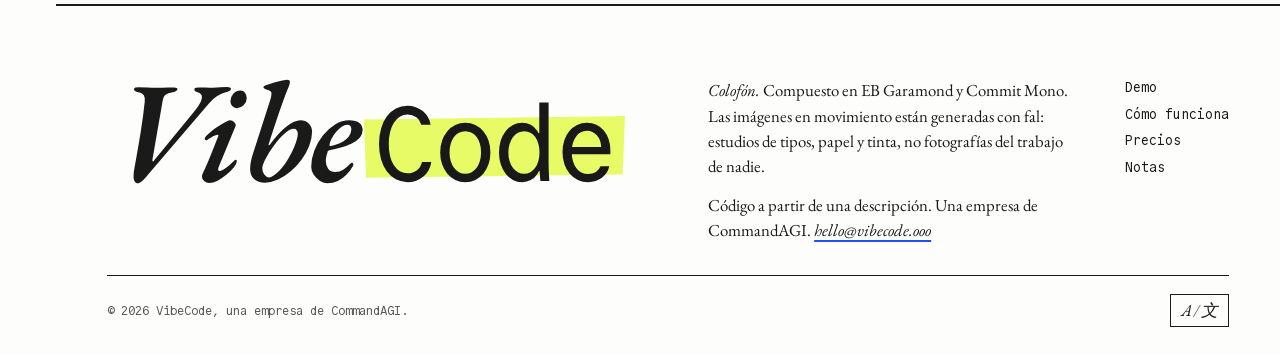
<file: es/index.html>
<!doctype html>
<html lang="es">
<head>
<meta charset="utf-8">
<meta name="viewport" content="width=device-width, initial-scale=1">
<title>VibeCode — dilo en una frase, ejecútalo como código</title>
<meta name="description" content="VibeCode escribe un programa que funciona a partir de una frase. Lees cada línea, la cambias y la ejecutas en el navegador. Una empresa de CommandAGI.">
<meta name="theme-color" content="#fdfdfb" media="(prefers-color-scheme: light)">
<meta name="theme-color" content="#121315" media="(prefers-color-scheme: dark)">
<meta name="color-scheme" content="light dark">
<meta property="og:title" content="VibeCode — dilo en una frase, ejecútalo como código">
<meta property="og:description" content="Una frase se convierte en un programa que puedes leer, cambiar y ejecutar en el navegador.">
<meta property="og:image" content="https://vibecode.commandagi.app/og.png">
<meta property="og:type" content="website">
<meta name="twitter:card" content="summary_large_image">
<link rel="icon" href="../mark.svg" type="image/svg+xml">
<link rel="apple-touch-icon" href="../touch-icon.png">
<link rel="preload" href="../fonts/garamond-italic.woff2" as="font" type="font/woff2" crossorigin>
<link rel="preload" href="../fonts/commit-mono.woff2" as="font" type="font/woff2" crossorigin>
<link rel="stylesheet" href="../style.css">
</head>
<body>
<a class="skip" href="#demo">Ir a la demo</a>

<header class="head">
  <a class="wordmark" href="../" aria-label="VibeCode, inicio"><svg viewBox="-2 -46 232 62" aria-hidden="true"><use href="../wordmark.svg#w"/></svg></a>
  <a class="swipe head__go" href="#demo">Pruébalo</a>
</header>

<nav class="gutter" aria-label="Secciones">
  <ol>
    <li><a href="#top" data-label="La frase">1</a></li>
    <li><a href="#compile" data-label="Se compila">2</a></li>
    <li><a href="#read" data-label="Leer">3</a></li>
    <li><a href="#demo" data-label="La demo">4</a></li>
    <li><a href="#how" data-label="Cómo funciona">5</a></li>
    <li><a href="#sandbox" data-label="Aislado">6</a></li>
    <li><a href="#pricing" data-label="Precios">7</a></li>
    <li><a href="#faq" data-label="Notas">8</a></li>
  </ol>
</nav>
<button class="statusbar" type="button" popovertarget="toc" aria-label="Secciones"><span>Lín&nbsp;<b data-ln>1</b></span><span data-sec>La frase</span><span class="statusbar__all" aria-hidden="true">≡ secciones</span></button>
<div id="toc" class="toc" popover>
  <p class="toc__title">Ir a la línea</p>
  <ol>
    <li><a href="#top">La frase</a></li>
    <li><a href="#compile">Se compila</a></li>
    <li><a href="#read">Leer</a></li>
    <li><a href="#demo">La demo</a></li>
    <li><a href="#how">Cómo funciona</a></li>
    <li><a href="#sandbox">Aislado</a></li>
    <li><a href="#pricing">Precios</a></li>
    <li><a href="#faq">Notas</a></li>
  </ol>
</div>

<main>
<section id="top" class="hero" aria-labelledby="hero-title">
  <figure class="hero__plate">
    <picture>
      <source srcset="../media/sorts.avif" type="image/avif">
      <img src="../media/sorts.jpg" alt="" width="1600" height="890" fetchpriority="high">
    </picture>
    <video data-loop muted loop playsinline preload="none" aria-hidden="true" tabindex="-1">
      <source src="../media/sorts.webm" type="video/webm; codecs=av01.0.08M.08">
      <source src="../media/sorts.mp4" type="video/mp4">
    </video>
    <figcaption>fig. 1 — tipos de plomo en un componedor. Generado (fal), no es una fotografía.</figcaption>
  </figure>
  <h1 id="hero-title" class="hero__title">
    <span class="say">Dilo en una frase.</span>
    <span class="run"><span>run(it);</span></span>
  </h1>
  <div class="hero__body">
    <p class="lede">VibeCode escribe un programa que funciona a partir de una frase. Lees cada línea, la cambias y la ejecutas — aquí, en el navegador.</p>
    <p class="actions"><a class="swipe" href="#demo">Escribe una frase</a> <a class="under" href="#compile">Mira cómo se compila ↓</a></p>
    <p class="fine">Primera versión: el motor se ejecuta en esta página. Sin modelo, sin cuenta, sin red.</p>
  </div>
</section>

<section id="compile" class="compile" aria-labelledby="compile-title">
  <div class="compile__stage">
    <header class="compile__head">
      <h2 id="compile-title"><span class="num">§2</span> Una frase, compilada</h2>
      <p class="tag">Ilustración guionizada: un programa fijo, paso a paso.</p>
    </header>
    <p class="sentence">
      <button type="button" data-k="1">Dibuja una pelota</button>
      <button type="button" data-k="2">que cae,</button>
      <button type="button" data-k="3">rebota en el suelo</button>
      <button type="button" data-k="4">y deja una estela.</button>
    </p>
    <div class="galley" aria-label="El código en que se convirtió la frase">
      <div class="ln" data-k="1"><span class="ln__say">dibuja una pelota</span><code class="ln__code">const ball = { x: 60, y: 40, r: 14, vy: 0 };</code></div>
      <div class="ln" data-k="2"><span class="ln__say">que cae</span><code class="ln__code">ball.vy += 1400 * dt;
ball.y  += ball.vy * dt;</code></div>
      <div class="ln" data-k="3"><span class="ln__say">rebota en el suelo</span><code class="ln__code">if (ball.y &gt; floor) {
  ball.y = floor; ball.vy *= -0.82;
}</code></div>
      <div class="ln" data-k="4"><span class="ln__say">y deja una estela</span><code class="ln__code">trail.push({ ...ball });
if (trail.length &gt; 24) trail.shift();</code></div>
    </div>
    <figure class="runner">
      <canvas id="runner" width="640" height="240" data-empty="// todavía no hay nada escrito" role="img" aria-label="El programa hasta donde está escrito: una pelota que cae, rebota y deja una estela"></canvas>
      <figcaption><span data-step-label>Paso 0 de 4</span> — el lienzo ejecuta las líneas escritas hasta ahora.</figcaption>
    </figure>
    <p class="sr-only" aria-live="polite" data-step-live></p>
  </div>
</section>

<section id="read" class="plate plate--read" aria-labelledby="read-title">
  <figure class="plate__media">
    <picture>
      <source srcset="../media/proof.avif" type="image/avif">
      <img src="../media/proof.jpg" alt="" width="1600" height="890" loading="lazy">
    </picture>
    <video data-loop muted loop playsinline preload="none" aria-hidden="true" tabindex="-1">
      <source src="../media/proof.webm" type="video/webm; codecs=av01.0.08M.08">
      <source src="../media/proof.mp4" type="video/mp4">
    </video>
    <figcaption>fig. 2 — una prueba de imprenta, una línea marcada. Generado (fal), no es una fotografía.</figcaption>
  </figure>
  <div class="plate__label">
    <h2 id="read-title">Lee cada línea.</h2>
    <p><code>// el código está junto a lo que hace. nada se esconde en un servicio.</code></p>
  </div>
</section>

<section id="demo" class="desk" aria-labelledby="demo-title">
  <header class="desk__head">
    <h2 id="demo-title"><span class="num">§4</span> Escribe una frase.</h2>
    <p>VibeCode escribe el programa, te muestra el código y lo ejecuta.</p>
  </header>
  <div class="desk__grid">
    <div class="manuscript">
      <label for="describe">Tu frase</label>
      <textarea id="describe" rows="3" spellcheck="true" placeholder="una pelota que rebota"></textarea>
      <p class="examples" role="group" aria-label="Ejemplos"><span>Prueba</span>
        <button type="button" data-example="una pelota que rebota">una pelota que rebota</button>
        <button type="button" data-example="un reloj">un reloj</button>
        <button type="button" data-example="un gráfico de barras de 12, 19, 15, 27, 22, 34">un gráfico</button>
        <button type="button" data-example="un campo de estrellas">estrellas</button>
        <button type="button" data-example="una onda">una onda</button>
        <button type="button" data-example="fuegos artificiales">fuegos artificiales</button>
      </p>
      <p class="actions"><button id="generate" class="swipe" type="button">Escribe el código</button> <span class="kbd"><kbd>Ctrl</kbd>/<kbd>⌘</kbd> <kbd>Enter</kbd></span></p>
      <p class="note"><b>Recetas, no un modelo.</b> Esta primera versión elige una de seis recetas según las palabras que escribes, o dibuja tus palabras. El motor es pequeño, local y legible: <code>app/recipes.mjs</code>. El producto escribirá programas nuevos.</p>
    </div>
    <div class="proofsheet">
      <div class="codebar">
        <span>index.html</span>
        <span class="codebar__actions">
          <button id="copy" type="button">copiar</button>
          <button id="run" type="button">ejecutar</button>
          <button id="reset" type="button">reiniciar</button>
        </span>
      </div>
      <textarea id="code" spellcheck="false" aria-label="El código del programa"></textarea>
      <iframe id="preview" title="El resultado del programa" sandbox="allow-scripts"></iframe>
      <p id="status" class="status" role="status" aria-live="polite"></p>
    </div>
  </div>
</section>

<section id="how" class="proofs" aria-labelledby="how-title">
  <h2 id="how-title"><span class="num">§5</span> Tres pruebas, un ciclo.</h2>
  <ol>
    <li class="proof"><span class="proof__glyph" aria-hidden="true">“ ”</span><h3><span class="s">Describe.</span><span class="m" aria-hidden="true">describe()</span></h3><p>Con tus palabras: en inglés, español o chino.</p></li>
    <li class="proof"><span class="proof__glyph" aria-hidden="true">{ }</span><h3><span class="s">Lee.</span><span class="m" aria-hidden="true">read()</span></h3><p>El programa aparece como código junto a su resultado, corto y comentado.</p></li>
    <li class="proof"><span class="proof__glyph" aria-hidden="true">&gt;_</span><h3><span class="s">Ejecuta y cambia.</span><span class="m" aria-hidden="true">run()</span></h3><p>Cambia una línea, ejecútalo otra vez, quédate con lo que funciona. Cópialo: es un solo archivo HTML.</p></li>
  </ol>
</section>

<section id="sandbox" class="plate plate--ink" aria-labelledby="sandbox-title">
  <figure class="plate__media">
    <picture>
      <source srcset="../media/ink.avif" type="image/avif">
      <img src="../media/ink.jpg" alt="" width="1600" height="890" loading="lazy">
    </picture>
    <video data-loop muted loop playsinline preload="none" aria-hidden="true" tabindex="-1">
      <source src="../media/ink.webm" type="video/webm; codecs=av01.0.08M.08">
      <source src="../media/ink.mp4" type="video/mp4">
    </video>
    <figcaption>fig. 3 — tinta en papel de algodón. Generado (fal), no es una fotografía.</figcaption>
  </figure>
  <div class="plate__label">
    <h2 id="sandbox-title">Nada sale de la página.</h2>
    <p>El programa corre en <code>&lt;iframe sandbox="allow-scripts"&gt;</code>: sin red, sin acceso a esta página. La página no envía nada después de cargar.</p>
  </div>
</section>

<section id="pricing" class="specimen" aria-labelledby="pricing-title">
  <header>
    <h2 id="pricing-title"><span class="num">§7</span> Tres pesos.</h2>
    <p>Una herramienta, más pesada para más personas.</p>
  </header>
  <div class="weights">
    <article class="weight weight--400">
      <p class="weight__axis"><code>wght 400</code></p>
      <h3>Gratis</h3>
      <p class="weight__price">$0</p>
      <ul><li>La demo de esta página</li><li>Todos los tipos de programa</li><li>Código que puedes copiar y guardar</li></ul>
      <a class="under" href="#demo">Abrir la demo</a>
    </article>
    <article class="weight weight--600">
      <p class="weight__axis"><code>wght 600</code></p>
      <h3>Equipo</h3>
      <p class="weight__price">Precio al lanzar</p>
      <ul><li>Programas escritos a partir de tu propia descripción</li><li>Espacios de trabajo compartidos</li><li>Tu repositorio, tu código</li></ul>
      <a class="under" href="mailto:hello@vibecode.ooo?subject=VibeCode%20Team">Pide acceso anticipado</a>
    </article>
    <article class="weight weight--800">
      <p class="weight__axis"><code>wght 800</code></p>
      <h3>Empresa</h3>
      <p class="weight__price">Precio al lanzar</p>
      <ul><li>Tu propio modelo y tu nube</li><li>Revisión antes de publicar código</li><li>Un acuerdo de soporte</li></ul>
      <a class="under" href="mailto:hello@vibecode.ooo?subject=VibeCode%20Enterprise">Habla con nosotros</a>
    </article>
  </div>
  <p class="fine">Todavía no hay precio. El dueño fija el precio y lanza cada plan. Nada en esta página cobra un pago.</p>
</section>

<section id="faq" class="notes" aria-labelledby="faq-title">
  <h2 id="faq-title"><span class="num">§8</span> Notas</h2>
  <details><summary><sup>1</sup> ¿Esta página llama a un modelo?</summary><p>No. La primera versión ejecuta un motor pequeño en tu navegador. Elige una de seis recetas según las palabras que escribes. La siguiente versión del producto llamará a un modelo a través de nuestra API, nunca con una clave en el navegador.</p></details>
  <details><summary><sup>2</sup> ¿Mi código sale de esta página?</summary><p>No. La página no envía nada después de cargar. El programa corre en un marco aislado y sin red.</p></details>
  <details><summary><sup>3</sup> ¿Puedo quedarme con lo que escribe?</summary><p>Sí. Copia el código y guárdalo como un archivo HTML. Funciona en cualquier navegador, sin conexión.</p></details>
  <details><summary><sup>4</sup> ¿Quién hace VibeCode?</summary><p>VibeCode es una empresa de CommandAGI. Escribe a <a href="mailto:hello@vibecode.ooo">hello@vibecode.ooo</a>.</p></details>
</section>
</main>

<footer class="colophon">
  <a class="wordmark wordmark--big" href="../" aria-label="VibeCode, inicio"><svg viewBox="-2 -46 232 62" aria-hidden="true"><use href="../wordmark.svg#w"/></svg></a>
  <div class="colophon__text">
    <p><i>Colofón.</i> Compuesto en EB Garamond y Commit Mono. Las imágenes en movimiento están generadas con fal: estudios de tipos, papel y tinta, no fotografías del trabajo de nadie.</p>
    <p>Código a partir de una descripción. Una empresa de CommandAGI. <a class="under" href="mailto:hello@vibecode.ooo">hello@vibecode.ooo</a></p>
  </div>
  <nav class="colophon__links" aria-label="Este sitio">
    <a href="#demo">Demo</a>
    <a href="#how">Cómo funciona</a>
    <a href="#pricing">Precios</a>
    <a href="#faq">Notas</a>
  </nav>
  <div class="colophon__base">
    <span>© 2026 VibeCode, una empresa de CommandAGI.</span>
    <div class="lang">
      <button type="button" class="lang-btn" commandfor="lang-dialog" command="show-modal" aria-haspopup="dialog" aria-label="Idioma" title="Idioma"><span class="lang-btn__glyph" aria-hidden="true">A<span>/</span><span lang="zh-Hans">文</span></span></button>
      <noscript><nav class="lang-links" aria-label="Idiomas"><a href="../" hreflang="en">English</a><a href="./" hreflang="es">Español</a><a href="../zh-Hans/" hreflang="zh-Hans">简体中文</a></nav></noscript>
      <dialog id="lang-dialog" class="lang-dialog" aria-labelledby="lang-title">
        <div class="lang-dialog__box">
          <div class="lang-dialog__head"><h2 id="lang-title">Idioma</h2><form method="dialog"><button class="lang-dialog__close" aria-label="Cerrar">✕</button></form></div>
          <ul class="lang-list">
            <li><a href="../" hreflang="en"><span lang="en">English</span></a></li>
            <li><a href="./" hreflang="es" aria-current="true"><span lang="es">Español</span><span class="lang-list__check" aria-hidden="true">✓</span></a></li>
            <li><a href="../zh-Hans/" hreflang="zh-Hans"><span lang="zh-Hans">简体中文</span></a></li>
          </ul>
        </div>
      </dialog>
    </div>
  </div>
</footer>
<script src="../app/lang.js"></script>
<script type="module" src="../app/page.js"></script>
<script type="module" src="../app/demo.js"></script>
</body>
</html>
</file>
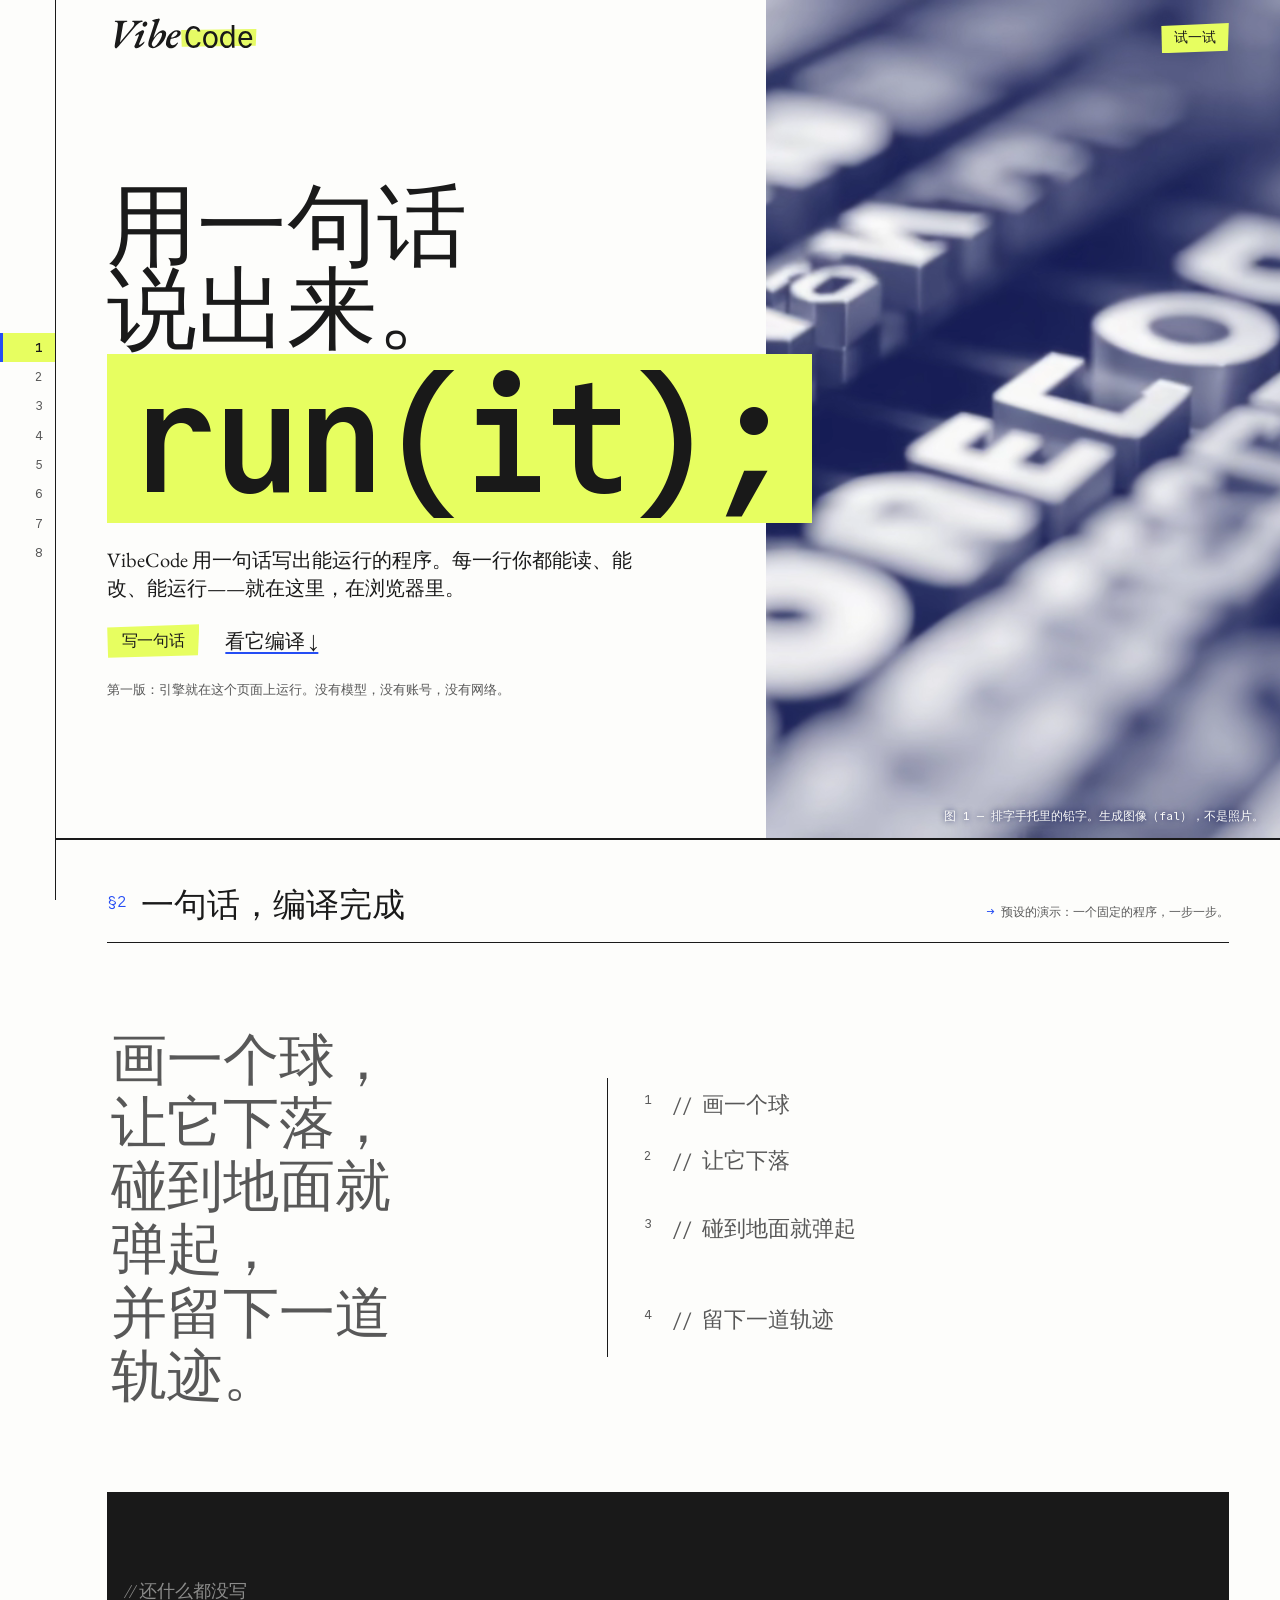
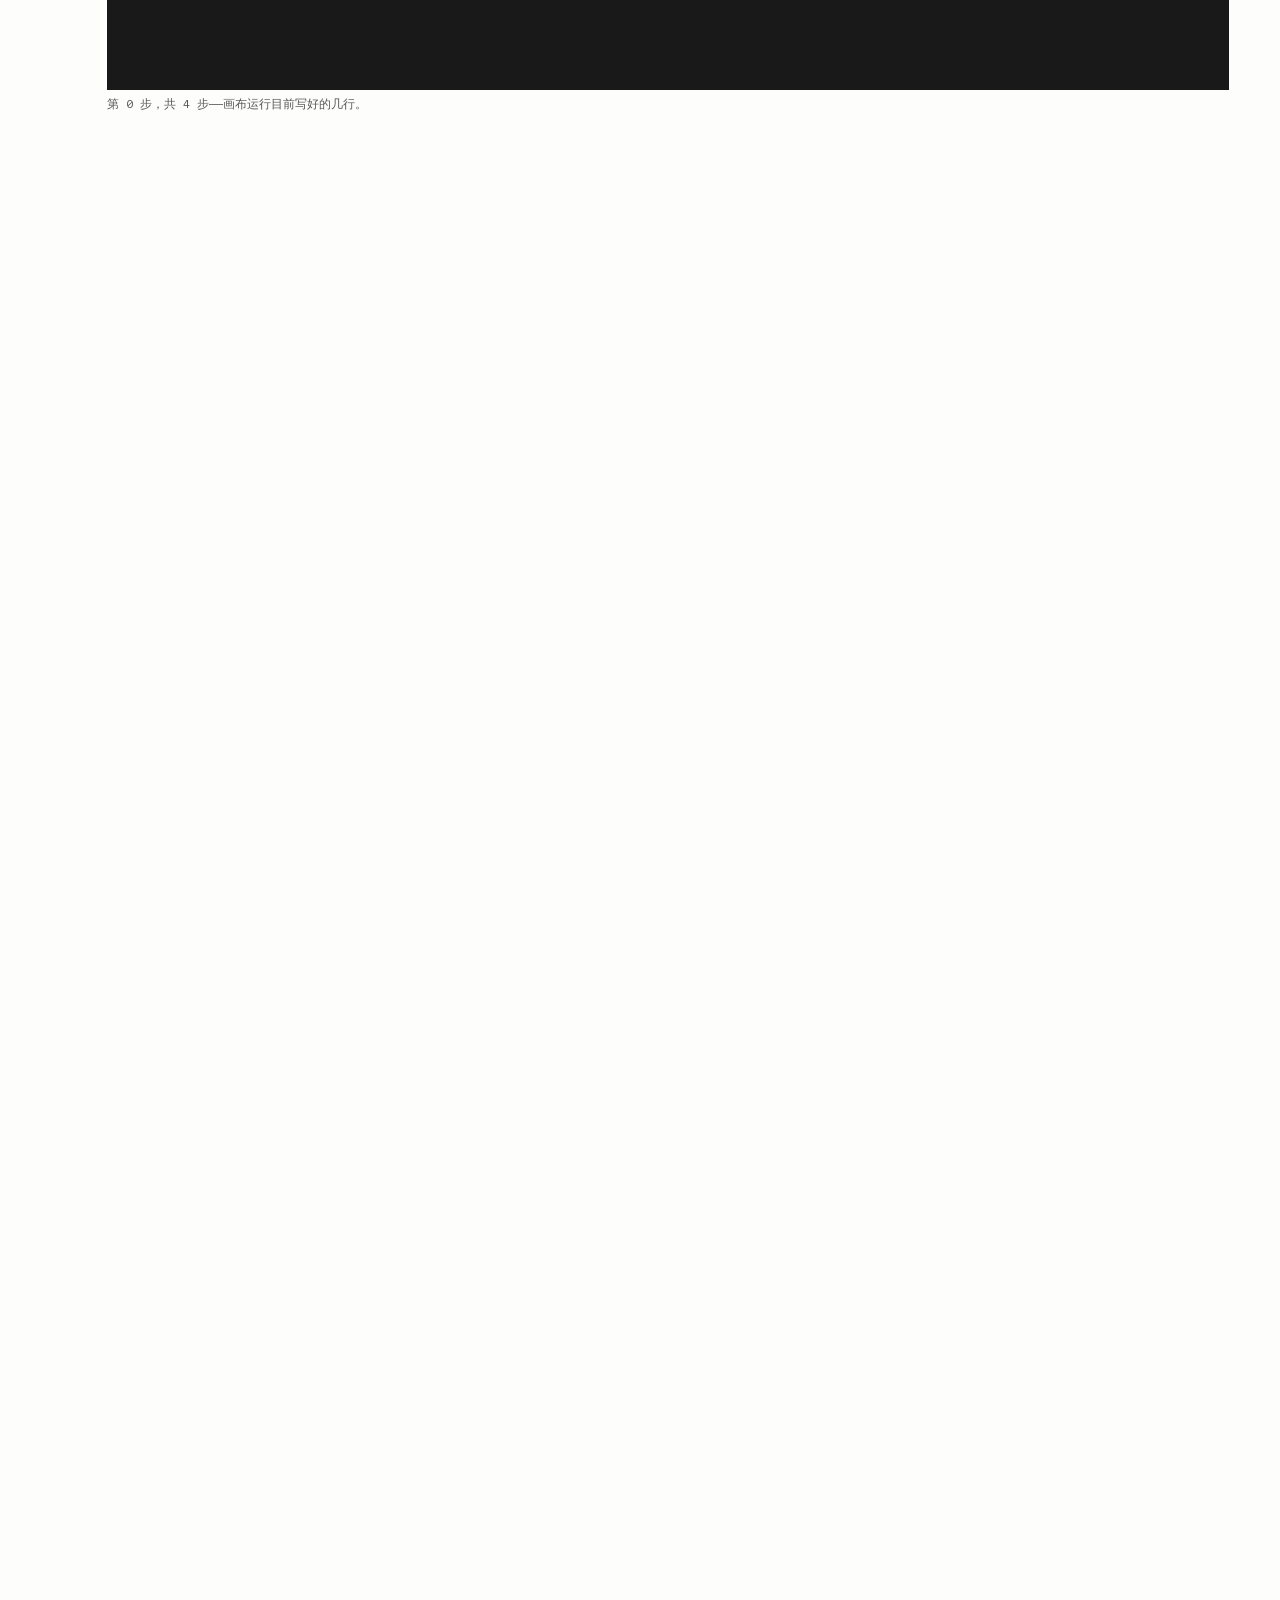
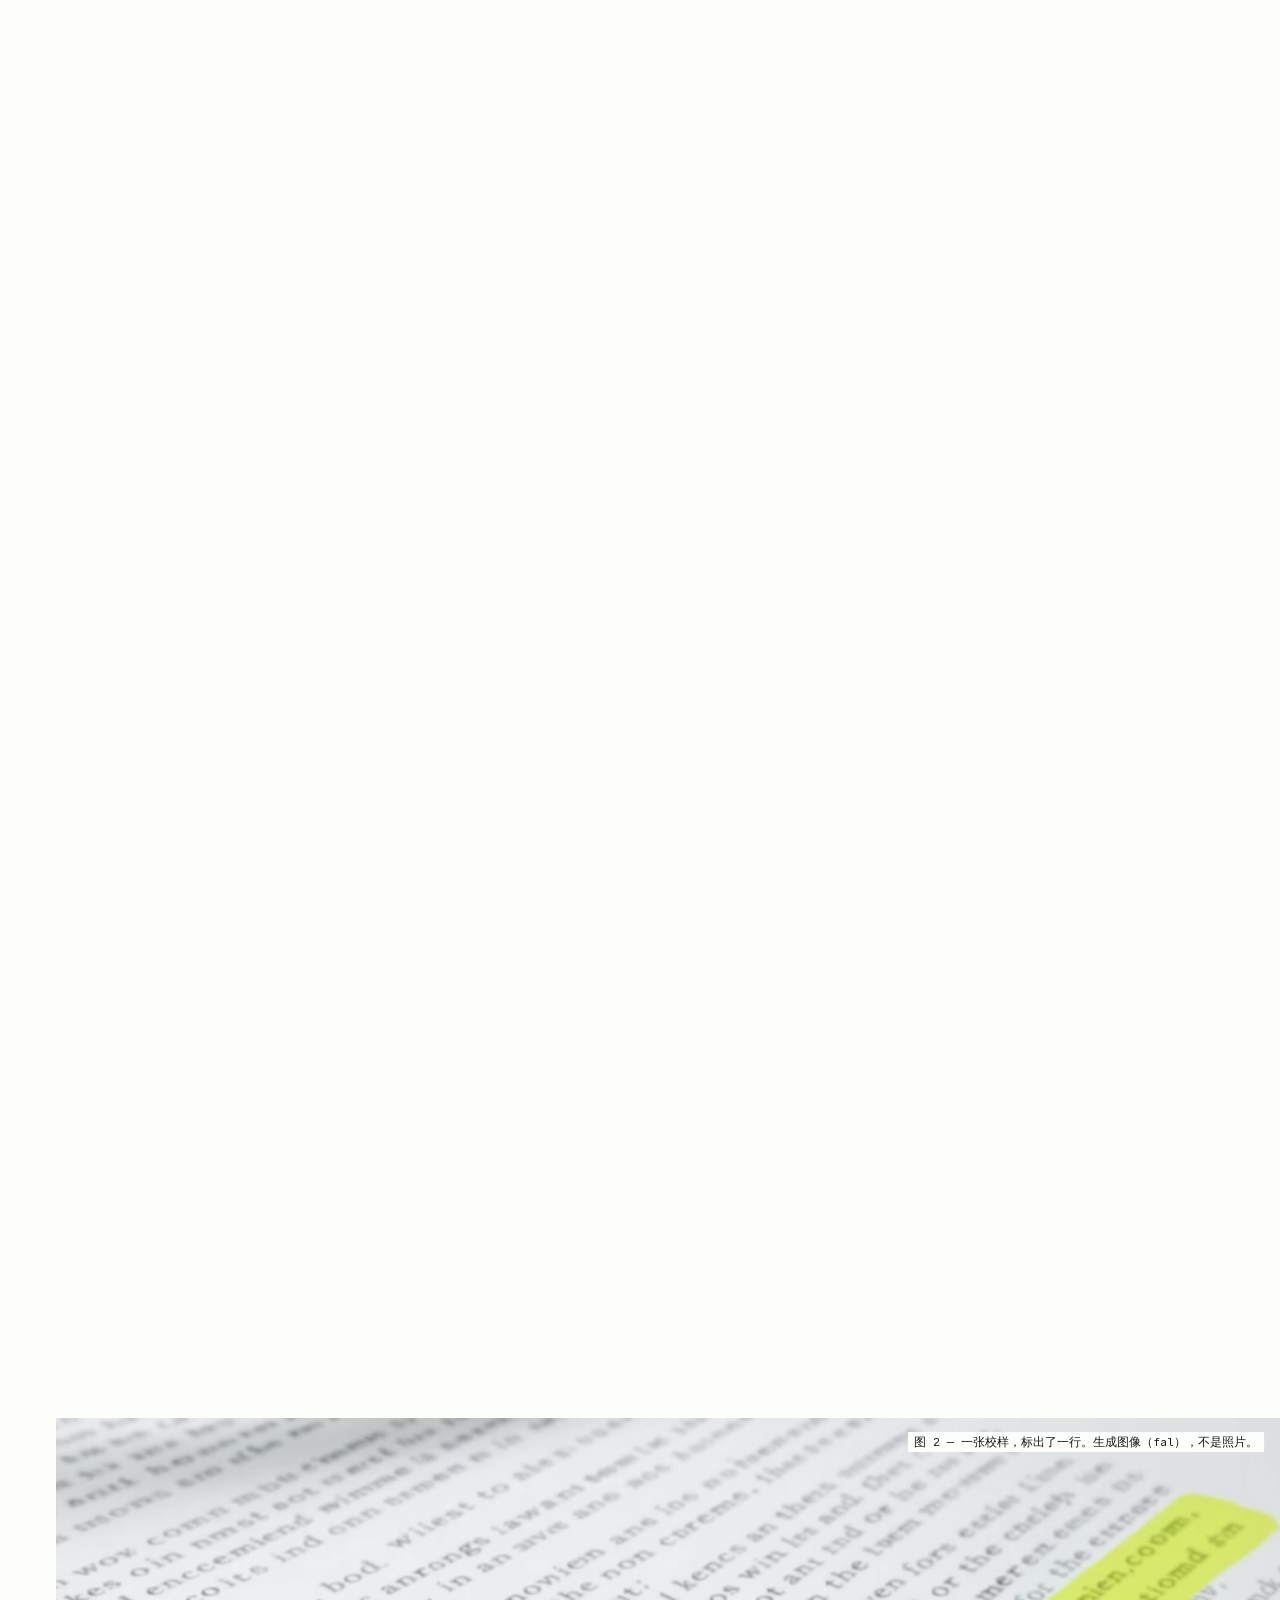
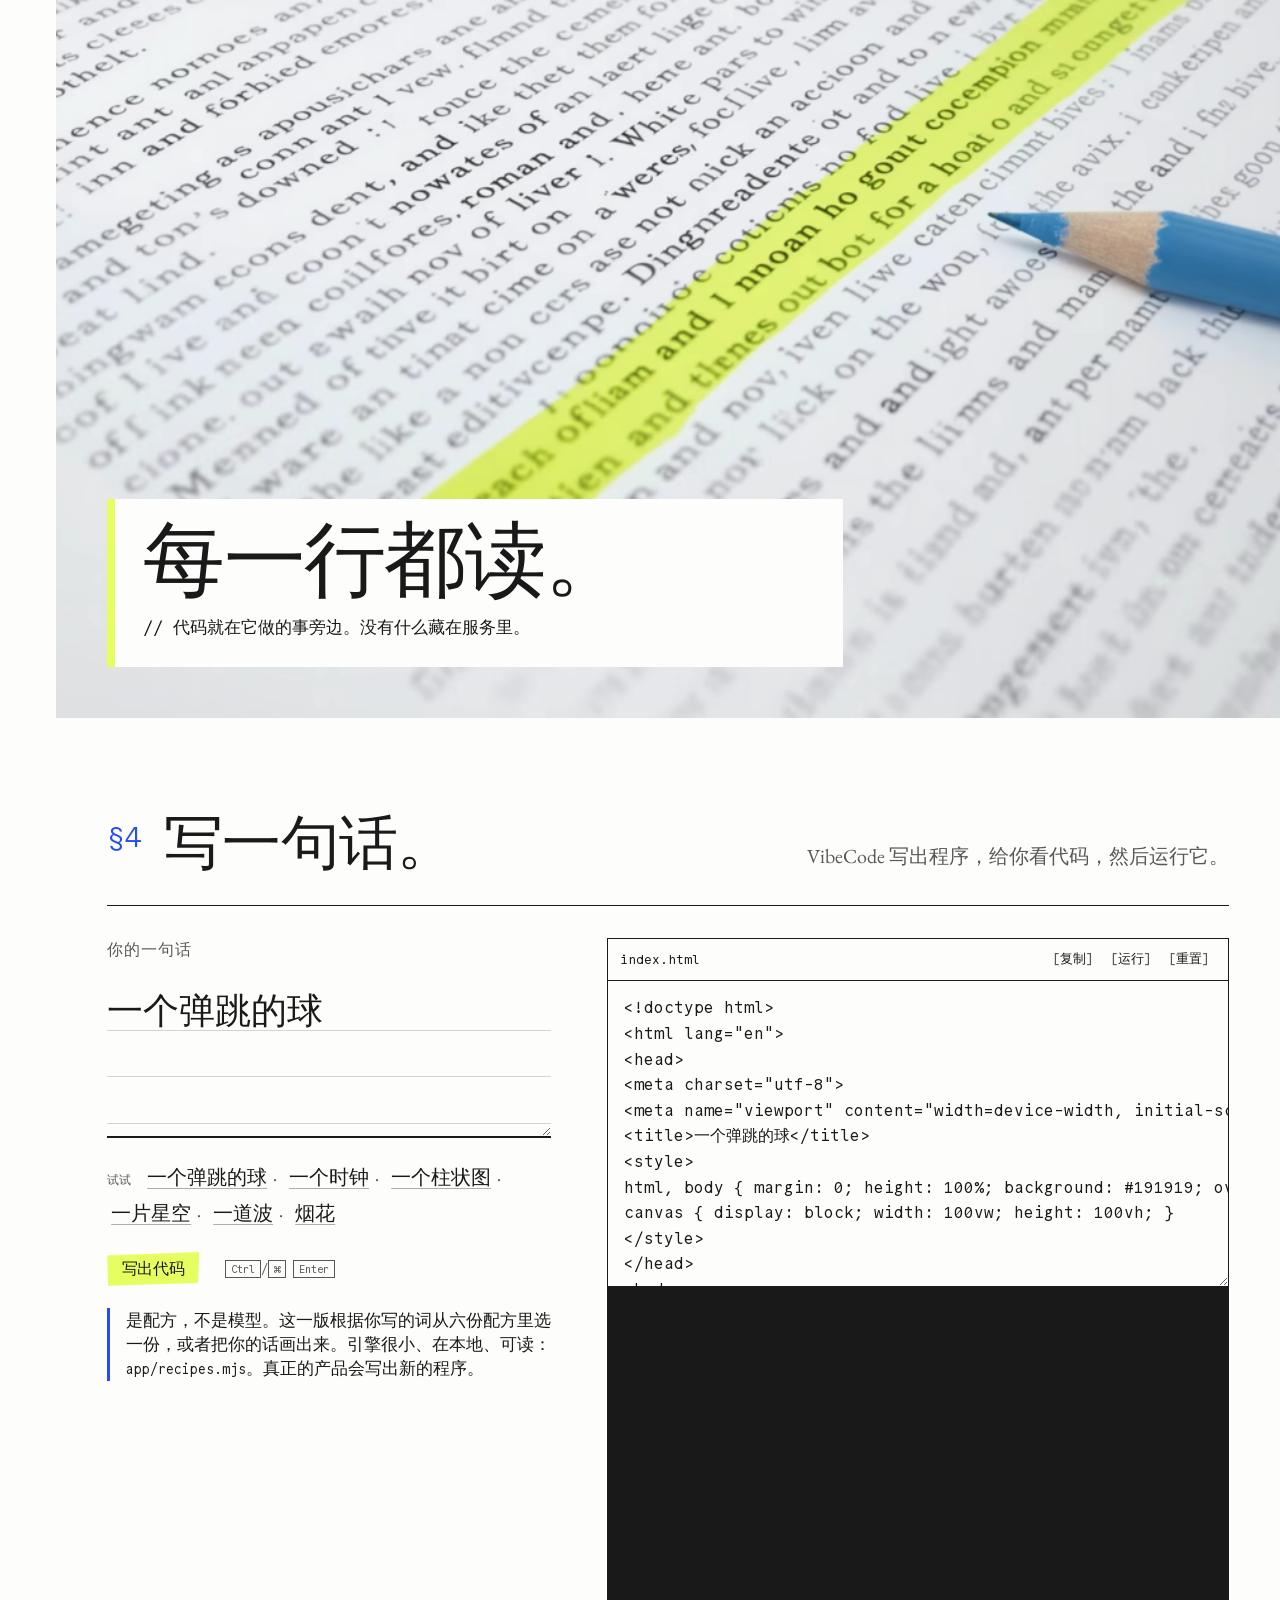
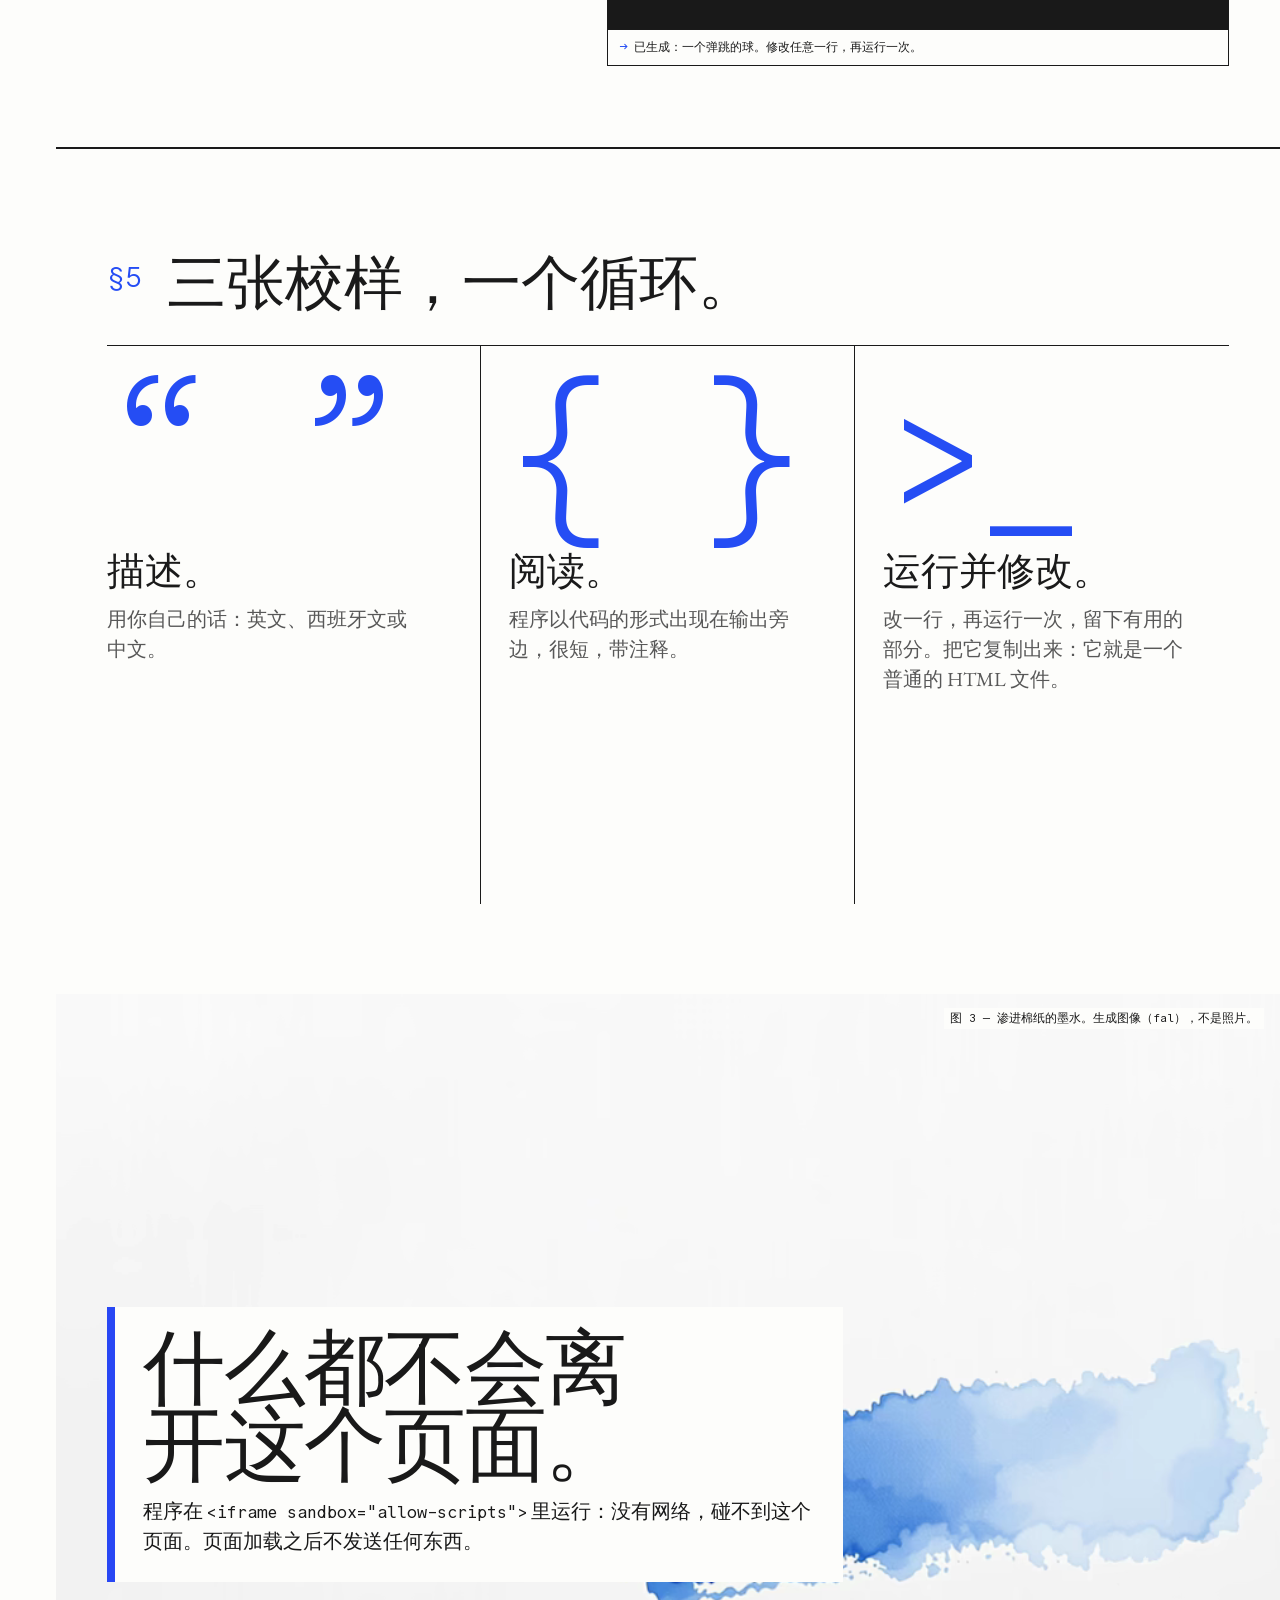
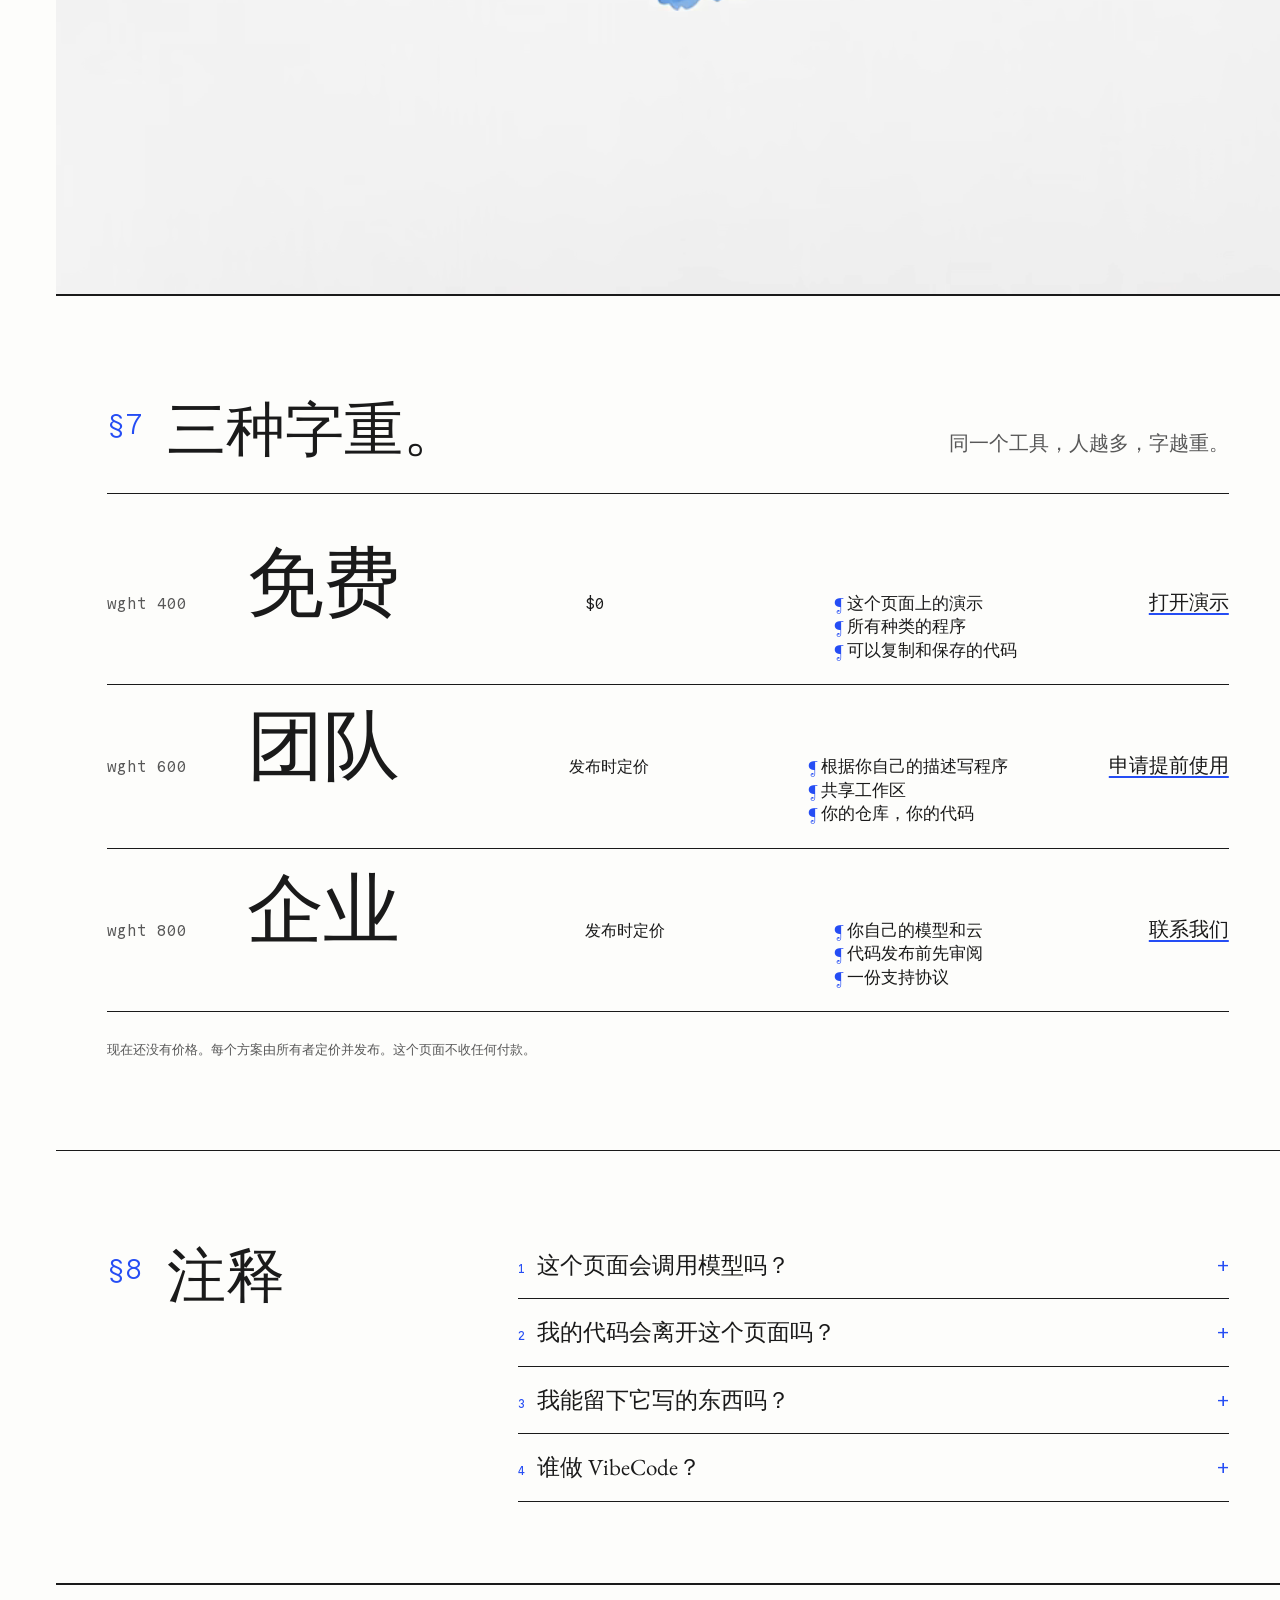
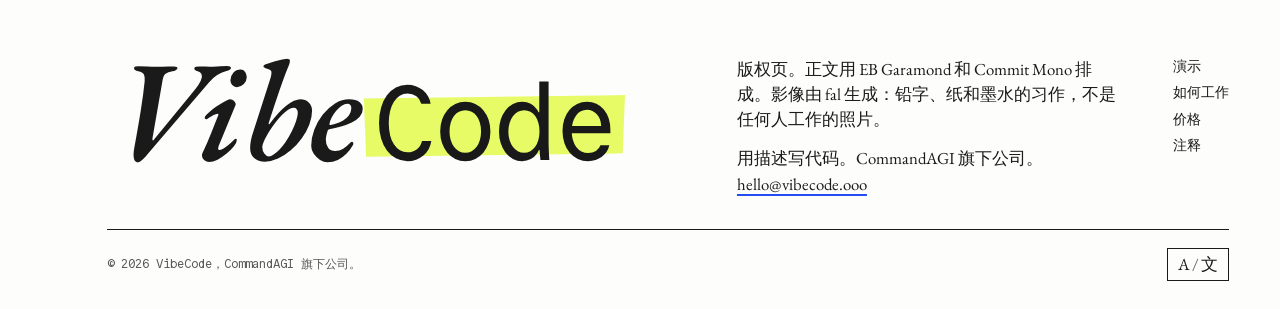
<file: zh-Hans/index.html>
<!doctype html>
<html lang="zh-Hans">
<head>
<meta charset="utf-8">
<meta name="viewport" content="width=device-width, initial-scale=1">
<title>VibeCode — 用一句话说出来，作为代码运行</title>
<meta name="description" content="VibeCode 用一句话写出能运行的程序。每一行你都能读、能改，并在浏览器里运行。CommandAGI 旗下公司。">
<meta name="theme-color" content="#fdfdfb" media="(prefers-color-scheme: light)">
<meta name="theme-color" content="#121315" media="(prefers-color-scheme: dark)">
<meta name="color-scheme" content="light dark">
<meta property="og:title" content="VibeCode — 用一句话说出来，作为代码运行">
<meta property="og:description" content="一句话变成一个你能读、能改、能在浏览器里运行的程序。">
<meta property="og:image" content="https://vibecode.commandagi.app/og.png">
<meta property="og:type" content="website">
<meta name="twitter:card" content="summary_large_image">
<link rel="icon" href="../mark.svg" type="image/svg+xml">
<link rel="apple-touch-icon" href="../touch-icon.png">
<link rel="preload" href="../fonts/garamond-italic.woff2" as="font" type="font/woff2" crossorigin>
<link rel="preload" href="../fonts/commit-mono.woff2" as="font" type="font/woff2" crossorigin>
<link rel="stylesheet" href="../style.css">
</head>
<body>
<a class="skip" href="#demo">跳到演示</a>

<header class="head">
  <a class="wordmark" href="../" aria-label="VibeCode，首页"><svg viewBox="-2 -46 232 62" aria-hidden="true"><use href="../wordmark.svg#w"/></svg></a>
  <a class="swipe head__go" href="#demo">试一试</a>
</header>

<nav class="gutter" aria-label="章节">
  <ol>
    <li><a href="#top" data-label="一句话">1</a></li>
    <li><a href="#compile" data-label="编译">2</a></li>
    <li><a href="#read" data-label="阅读">3</a></li>
    <li><a href="#demo" data-label="演示">4</a></li>
    <li><a href="#how" data-label="如何工作">5</a></li>
    <li><a href="#sandbox" data-label="沙箱">6</a></li>
    <li><a href="#pricing" data-label="价格">7</a></li>
    <li><a href="#faq" data-label="注释">8</a></li>
  </ol>
</nav>
<button class="statusbar" type="button" popovertarget="toc" aria-label="章节"><span>行&nbsp;<b data-ln>1</b></span><span data-sec>一句话</span><span class="statusbar__all" aria-hidden="true">≡ 章节</span></button>
<div id="toc" class="toc" popover>
  <p class="toc__title">跳到行</p>
  <ol>
    <li><a href="#top">一句话</a></li>
    <li><a href="#compile">编译</a></li>
    <li><a href="#read">阅读</a></li>
    <li><a href="#demo">演示</a></li>
    <li><a href="#how">如何工作</a></li>
    <li><a href="#sandbox">沙箱</a></li>
    <li><a href="#pricing">价格</a></li>
    <li><a href="#faq">注释</a></li>
  </ol>
</div>

<main>
<section id="top" class="hero" aria-labelledby="hero-title">
  <figure class="hero__plate">
    <picture>
      <source srcset="../media/sorts.avif" type="image/avif">
      <img src="../media/sorts.jpg" alt="" width="1600" height="890" fetchpriority="high">
    </picture>
    <video data-loop muted loop playsinline preload="none" aria-hidden="true" tabindex="-1">
      <source src="../media/sorts.webm" type="video/webm; codecs=av01.0.08M.08">
      <source src="../media/sorts.mp4" type="video/mp4">
    </video>
    <figcaption>图 1 — 排字手托里的铅字。生成图像（fal），不是照片。</figcaption>
  </figure>
  <h1 id="hero-title" class="hero__title">
    <span class="say">用一句话说出来。</span>
    <span class="run"><span>run(it);</span></span>
  </h1>
  <div class="hero__body">
    <p class="lede">VibeCode 用一句话写出能运行的程序。每一行你都能读、能改、能运行——就在这里，在浏览器里。</p>
    <p class="actions"><a class="swipe" href="#demo">写一句话</a> <a class="under" href="#compile">看它编译 ↓</a></p>
    <p class="fine">第一版：引擎就在这个页面上运行。没有模型，没有账号，没有网络。</p>
  </div>
</section>

<section id="compile" class="compile" aria-labelledby="compile-title">
  <div class="compile__stage">
    <header class="compile__head">
      <h2 id="compile-title"><span class="num">§2</span> 一句话，编译完成</h2>
      <p class="tag">预设的演示：一个固定的程序，一步一步。</p>
    </header>
    <p class="sentence">
      <button type="button" data-k="1">画一个球，</button>
      <button type="button" data-k="2">让它下落，</button>
      <button type="button" data-k="3">碰到地面就弹起，</button>
      <button type="button" data-k="4">并留下一道轨迹。</button>
    </p>
    <div class="galley" aria-label="这句话变成的代码">
      <div class="ln" data-k="1"><span class="ln__say">画一个球</span><code class="ln__code">const ball = { x: 60, y: 40, r: 14, vy: 0 };</code></div>
      <div class="ln" data-k="2"><span class="ln__say">让它下落</span><code class="ln__code">ball.vy += 1400 * dt;
ball.y  += ball.vy * dt;</code></div>
      <div class="ln" data-k="3"><span class="ln__say">碰到地面就弹起</span><code class="ln__code">if (ball.y &gt; floor) {
  ball.y = floor; ball.vy *= -0.82;
}</code></div>
      <div class="ln" data-k="4"><span class="ln__say">留下一道轨迹</span><code class="ln__code">trail.push({ ...ball });
if (trail.length &gt; 24) trail.shift();</code></div>
    </div>
    <figure class="runner">
      <canvas id="runner" width="640" height="240" data-empty="// 还什么都没写" role="img" aria-label="写到哪里就运行到哪里的程序：一个下落、弹起并留下轨迹的球"></canvas>
      <figcaption><span data-step-label>第 0 步，共 4 步</span>——画布运行目前写好的几行。</figcaption>
    </figure>
    <p class="sr-only" aria-live="polite" data-step-live></p>
  </div>
</section>

<section id="read" class="plate plate--read" aria-labelledby="read-title">
  <figure class="plate__media">
    <picture>
      <source srcset="../media/proof.avif" type="image/avif">
      <img src="../media/proof.jpg" alt="" width="1600" height="890" loading="lazy">
    </picture>
    <video data-loop muted loop playsinline preload="none" aria-hidden="true" tabindex="-1">
      <source src="../media/proof.webm" type="video/webm; codecs=av01.0.08M.08">
      <source src="../media/proof.mp4" type="video/mp4">
    </video>
    <figcaption>图 2 — 一张校样，标出了一行。生成图像（fal），不是照片。</figcaption>
  </figure>
  <div class="plate__label">
    <h2 id="read-title">每一行都读。</h2>
    <p><code>// 代码就在它做的事旁边。没有什么藏在服务里。</code></p>
  </div>
</section>

<section id="demo" class="desk" aria-labelledby="demo-title">
  <header class="desk__head">
    <h2 id="demo-title"><span class="num">§4</span> 写一句话。</h2>
    <p>VibeCode 写出程序，给你看代码，然后运行它。</p>
  </header>
  <div class="desk__grid">
    <div class="manuscript">
      <label for="describe">你的一句话</label>
      <textarea id="describe" rows="3" spellcheck="true" placeholder="一个弹跳的球"></textarea>
      <p class="examples" role="group" aria-label="示例"><span>试试</span>
        <button type="button" data-example="一个弹跳的球">一个弹跳的球</button>
        <button type="button" data-example="一个时钟">一个时钟</button>
        <button type="button" data-example="一个柱状图，数据是 12, 19, 15, 27, 22, 34">一个柱状图</button>
        <button type="button" data-example="一片星空">一片星空</button>
        <button type="button" data-example="一道波">一道波</button>
        <button type="button" data-example="烟花">烟花</button>
      </p>
      <p class="actions"><button id="generate" class="swipe" type="button">写出代码</button> <span class="kbd"><kbd>Ctrl</kbd>/<kbd>⌘</kbd> <kbd>Enter</kbd></span></p>
      <p class="note"><b>是配方，不是模型。</b>这一版根据你写的词从六份配方里选一份，或者把你的话画出来。引擎很小、在本地、可读：<code>app/recipes.mjs</code>。真正的产品会写出新的程序。</p>
    </div>
    <div class="proofsheet">
      <div class="codebar">
        <span>index.html</span>
        <span class="codebar__actions">
          <button id="copy" type="button">复制</button>
          <button id="run" type="button">运行</button>
          <button id="reset" type="button">重置</button>
        </span>
      </div>
      <textarea id="code" spellcheck="false" aria-label="程序的代码"></textarea>
      <iframe id="preview" title="程序的输出" sandbox="allow-scripts"></iframe>
      <p id="status" class="status" role="status" aria-live="polite"></p>
    </div>
  </div>
</section>

<section id="how" class="proofs" aria-labelledby="how-title">
  <h2 id="how-title"><span class="num">§5</span> 三张校样，一个循环。</h2>
  <ol>
    <li class="proof"><span class="proof__glyph" aria-hidden="true">“ ”</span><h3><span class="s">描述。</span><span class="m" aria-hidden="true">describe()</span></h3><p>用你自己的话：英文、西班牙文或中文。</p></li>
    <li class="proof"><span class="proof__glyph" aria-hidden="true">{ }</span><h3><span class="s">阅读。</span><span class="m" aria-hidden="true">read()</span></h3><p>程序以代码的形式出现在输出旁边，很短，带注释。</p></li>
    <li class="proof"><span class="proof__glyph" aria-hidden="true">&gt;_</span><h3><span class="s">运行并修改。</span><span class="m" aria-hidden="true">run()</span></h3><p>改一行，再运行一次，留下有用的部分。把它复制出来：它就是一个普通的 HTML 文件。</p></li>
  </ol>
</section>

<section id="sandbox" class="plate plate--ink" aria-labelledby="sandbox-title">
  <figure class="plate__media">
    <picture>
      <source srcset="../media/ink.avif" type="image/avif">
      <img src="../media/ink.jpg" alt="" width="1600" height="890" loading="lazy">
    </picture>
    <video data-loop muted loop playsinline preload="none" aria-hidden="true" tabindex="-1">
      <source src="../media/ink.webm" type="video/webm; codecs=av01.0.08M.08">
      <source src="../media/ink.mp4" type="video/mp4">
    </video>
    <figcaption>图 3 — 渗进棉纸的墨水。生成图像（fal），不是照片。</figcaption>
  </figure>
  <div class="plate__label">
    <h2 id="sandbox-title">什么都不会离开这个页面。</h2>
    <p>程序在 <code>&lt;iframe sandbox="allow-scripts"&gt;</code> 里运行：没有网络，碰不到这个页面。页面加载之后不发送任何东西。</p>
  </div>
</section>

<section id="pricing" class="specimen" aria-labelledby="pricing-title">
  <header>
    <h2 id="pricing-title"><span class="num">§7</span> 三种字重。</h2>
    <p>同一个工具，人越多，字越重。</p>
  </header>
  <div class="weights">
    <article class="weight weight--400">
      <p class="weight__axis"><code>wght 400</code></p>
      <h3>免费</h3>
      <p class="weight__price">$0</p>
      <ul><li>这个页面上的演示</li><li>所有种类的程序</li><li>可以复制和保存的代码</li></ul>
      <a class="under" href="#demo">打开演示</a>
    </article>
    <article class="weight weight--600">
      <p class="weight__axis"><code>wght 600</code></p>
      <h3>团队</h3>
      <p class="weight__price">发布时定价</p>
      <ul><li>根据你自己的描述写程序</li><li>共享工作区</li><li>你的仓库，你的代码</li></ul>
      <a class="under" href="mailto:hello@vibecode.ooo?subject=VibeCode%20Team">申请提前使用</a>
    </article>
    <article class="weight weight--800">
      <p class="weight__axis"><code>wght 800</code></p>
      <h3>企业</h3>
      <p class="weight__price">发布时定价</p>
      <ul><li>你自己的模型和云</li><li>代码发布前先审阅</li><li>一份支持协议</li></ul>
      <a class="under" href="mailto:hello@vibecode.ooo?subject=VibeCode%20Enterprise">联系我们</a>
    </article>
  </div>
  <p class="fine">现在还没有价格。每个方案由所有者定价并发布。这个页面不收任何付款。</p>
</section>

<section id="faq" class="notes" aria-labelledby="faq-title">
  <h2 id="faq-title"><span class="num">§8</span> 注释</h2>
  <details><summary><sup>1</sup> 这个页面会调用模型吗？</summary><p>不会。第一版在你的浏览器里运行一个小引擎，根据你写的词从六份配方里选一份。产品的下一版会通过我们的 API 调用模型，绝不在浏览器里放密钥。</p></details>
  <details><summary><sup>2</sup> 我的代码会离开这个页面吗？</summary><p>不会。页面加载之后不发送任何东西。程序在有沙箱、没有网络的框架里运行。</p></details>
  <details><summary><sup>3</sup> 我能留下它写的东西吗？</summary><p>可以。复制代码，保存成 HTML 文件。它在任何浏览器里都能离线运行。</p></details>
  <details><summary><sup>4</sup> 谁做 VibeCode？</summary><p>VibeCode 是 CommandAGI 旗下的一家公司。写信到 <a href="mailto:hello@vibecode.ooo">hello@vibecode.ooo</a>.</p></details>
</section>
</main>

<footer class="colophon">
  <a class="wordmark wordmark--big" href="../" aria-label="VibeCode，首页"><svg viewBox="-2 -46 232 62" aria-hidden="true"><use href="../wordmark.svg#w"/></svg></a>
  <div class="colophon__text">
    <p><i>版权页。</i>正文用 EB Garamond 和 Commit Mono 排成。影像由 fal 生成：铅字、纸和墨水的习作，不是任何人工作的照片。</p>
    <p>用描述写代码。CommandAGI 旗下公司。<a class="under" href="mailto:hello@vibecode.ooo">hello@vibecode.ooo</a></p>
  </div>
  <nav class="colophon__links" aria-label="本站">
    <a href="#demo">演示</a>
    <a href="#how">如何工作</a>
    <a href="#pricing">价格</a>
    <a href="#faq">注释</a>
  </nav>
  <div class="colophon__base">
    <span>© 2026 VibeCode，CommandAGI 旗下公司。</span>
    <div class="lang">
      <button type="button" class="lang-btn" commandfor="lang-dialog" command="show-modal" aria-haspopup="dialog" aria-label="语言" title="语言"><span class="lang-btn__glyph" aria-hidden="true">A<span>/</span><span lang="zh-Hans">文</span></span></button>
      <noscript><nav class="lang-links" aria-label="语言"><a href="../" hreflang="en">English</a><a href="../es/" hreflang="es">Español</a><a href="./" hreflang="zh-Hans">简体中文</a></nav></noscript>
      <dialog id="lang-dialog" class="lang-dialog" aria-labelledby="lang-title">
        <div class="lang-dialog__box">
          <div class="lang-dialog__head"><h2 id="lang-title">语言</h2><form method="dialog"><button class="lang-dialog__close" aria-label="关闭">✕</button></form></div>
          <ul class="lang-list">
            <li><a href="../" hreflang="en"><span lang="en">English</span></a></li>
            <li><a href="../es/" hreflang="es"><span lang="es">Español</span></a></li>
            <li><a href="./" hreflang="zh-Hans" aria-current="true"><span lang="zh-Hans">简体中文</span><span class="lang-list__check" aria-hidden="true">✓</span></a></li>
          </ul>
        </div>
      </dialog>
    </div>
  </div>
</footer>
<script src="../app/lang.js"></script>
<script type="module" src="../app/page.js"></script>
<script type="module" src="../app/demo.js"></script>
</body>
</html>
</file>
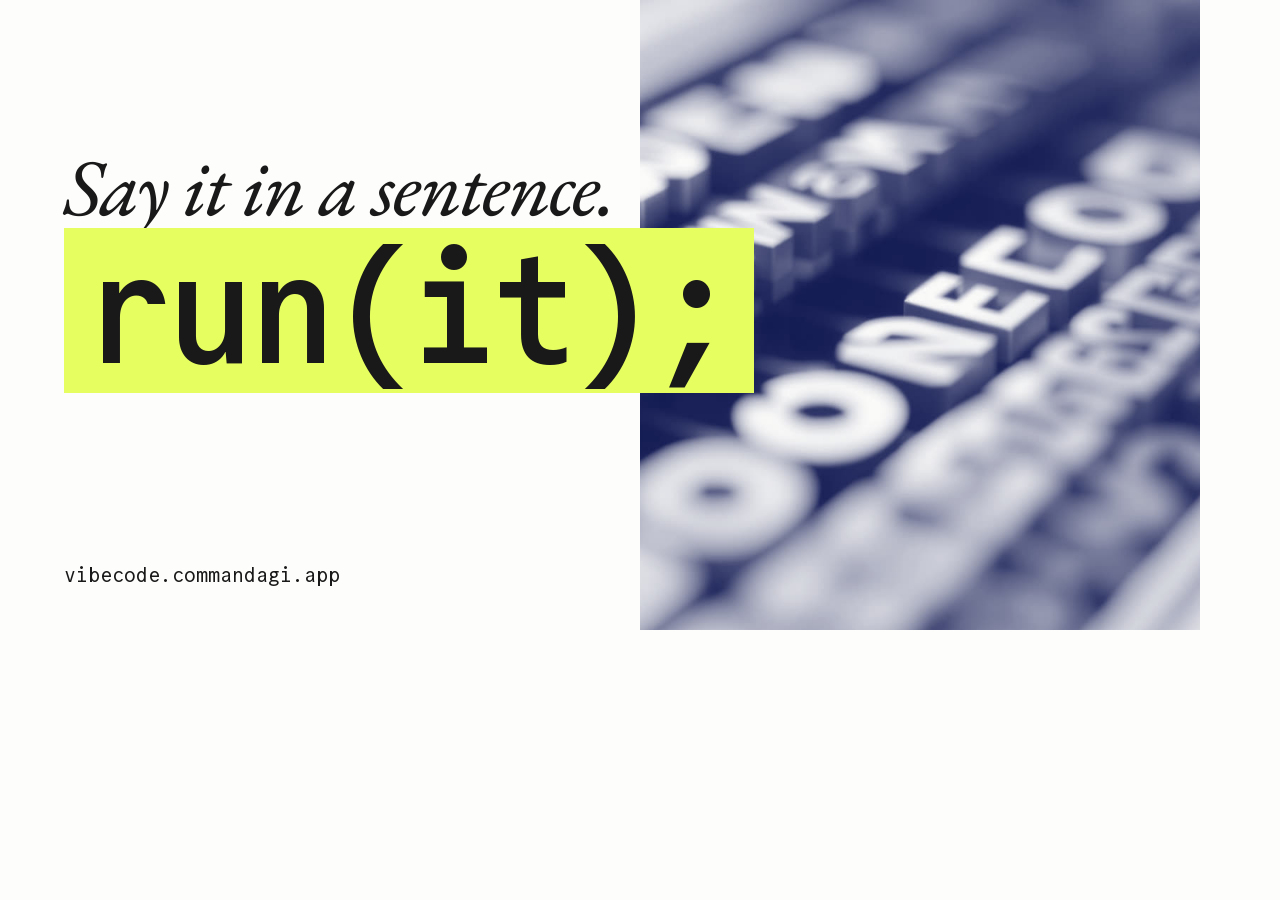
<file: redesign/og.html>
<!doctype html>
<!-- The 1200×630 share image (og.png), rendered by redesign/tools/og.py from the site's own fonts and film poster. -->
<html><head><meta charset="utf-8"><link rel="stylesheet" href="../style.css">
<style>
body { width: 1200px; height: 630px; margin: 0; padding: 0; overflow: hidden; position: relative; background: #fdfdfb; color: #191919; }
.p { position: absolute; inset: 0 0 0 640px; background: url(../media/sorts.jpg) center/cover; }
.t { position: absolute; left: 64px; top: 150px; z-index: 2; line-height: .92; }
.t .say { font-size: 80px; max-width: none; }
.t .run { font-size: 150px; }
.t .run > span { animation: none; }
.w { position: absolute; left: 64px; top: 48px; width: 200px; color: #191919; }
.u { position: absolute; left: 64px; bottom: 44px; font: 400 20px var(--mono); }
</style></head><body>
<!--wordmark-->
<div class="p"></div>
<div class="t"><span class="say">Say it in a sentence.</span><span class="run"><span>run(it);</span></span></div>
<p class="u">vibecode.commandagi.app</p>
</body></html>
</file>
<file: style.css>
/* VibeCode: a proof sheet on a type designer's desk (redesign/DESIGN.md). What a person says is set in EB Garamond,
   what runs in Commit Mono; the highlighter links the two. Zero radius, hairlines, no shadows. */

@font-face { font-family: "EB Garamond"; src: url("fonts/garamond.woff2") format("woff2"); font-weight: 400 800; font-style: normal; font-display: swap; }
@font-face { font-family: "EB Garamond"; src: url("fonts/garamond-italic.woff2") format("woff2"); font-weight: 400 800; font-style: italic; font-display: swap; }
@font-face { font-family: "Commit Mono"; src: url("fonts/commit-mono.woff2") format("woff2"); font-weight: 200 700; font-style: oblique 0deg 10deg; font-display: swap; }
/* Metric-matched fallbacks, so the swap does not move the page. */
@font-face { font-family: "Garamond fallback"; src: local("Times New Roman"), local("Liberation Serif"), local("Tinos"); size-adjust: 89%; ascent-override: 113%; descent-override: 33%; }
@font-face { font-family: "Mono fallback"; src: local("Courier New"), local("Liberation Mono"), local("Cousine"); size-adjust: 100%; ascent-override: 90%; descent-override: 20%; }

@property --sweep { syntax: "<percentage>"; inherits: false; initial-value: 100%; }

:root {
  --paper: #fdfdfb; --ink: #191919; --quiet: #5c5c5c; --hl: #e6fb65; --blue: #2847f4; --rule: #191919;
  --serif: "EB Garamond", "Garamond fallback", "Songti SC", "Noto Serif CJK SC", "Source Han Serif SC", serif;
  --mono: "Commit Mono", "Mono fallback", ui-monospace, monospace;
  --ease: cubic-bezier(.2, .7, .1, 1);
  --gut: 56px;
  --pad: clamp(20px, 4vw, 64px);
  color-scheme: light dark;
}
@supports (color: oklch(0% 0 0)) {
  :root { --paper: oklch(99.3% .003 106); --ink: oklch(21.8% 0 0); --quiet: oklch(46% 0 0); --hl: oklch(95% .18 117); --blue: oklch(51.5% .25 266); --rule: var(--ink); }
}
@media (prefers-color-scheme: dark) {
  :root { --paper: #121315; --ink: #eeeee6; --quiet: #b3b3ac; --blue: #7d93ff; }
  @supports (color: oklch(0% 0 0)) {
    :root { --paper: oklch(17% .004 265); --ink: oklch(94% .008 100); --quiet: oklch(74% .006 100); --blue: oklch(72% .15 266); }
  }
}

*, *::before, *::after { box-sizing: border-box; }
html { scroll-behavior: smooth; -webkit-text-size-adjust: 100%; }
@media (prefers-reduced-motion: reduce) { html { scroll-behavior: auto; } }
body {
  margin: 0; background: var(--paper); color: var(--ink);
  font: 400 1.25rem/1.5 var(--serif); font-variant-numeric: oldstyle-nums;
  font-feature-settings: "kern", "liga", "onum";
  padding-left: var(--gut);
}
h1, h2, h3 { margin: 0; font-weight: 500; text-wrap: balance; }
p, li, dd { text-wrap: pretty; }
p { margin: 0; }
a { color: inherit; }
code, kbd, textarea#code { font-family: var(--mono); font-size: .8em; font-weight: 400; }
img, video, canvas, iframe { display: block; max-width: 100%; }
button { font: inherit; color: inherit; }
.sr-only { position: absolute; width: 1px; height: 1px; overflow: hidden; clip-path: inset(50%); white-space: nowrap; }
::selection { background: var(--hl); color: #191919; }

/* Focus: the proofreader's mark, an ultramarine ring over the highlighter. */
:focus-visible { outline: 2px solid var(--blue); outline-offset: 3px; background-color: color-mix(in srgb, var(--hl) 55%, transparent); color: #191919; }
textarea:focus-visible, iframe:focus-visible, video:focus-visible { background-color: transparent; color: inherit; }

.skip { position: absolute; left: -999px; top: 8px; z-index: 50; padding: 8px 14px; background: var(--hl); color: #191919; font-family: var(--mono); font-size: 1rem; }
.skip:focus { left: calc(var(--gut) + 8px); }

/* The highlighter swipe: the one button. A chartreuse parallelogram behind ink text. */
.swipe {
  position: relative; display: inline-block; padding: .28em .9em .32em; border: 0; cursor: pointer;
  font-family: var(--mono); font-size: 1rem; font-weight: 500; letter-spacing: -.01em; text-decoration: none; color: #191919;
  background: var(--hl); clip-path: polygon(0 10%, 100% 0, 98.5% 92%, 1% 100%);
  transition: clip-path .32s var(--ease), letter-spacing .32s var(--ease);
}
.swipe:hover { clip-path: polygon(0 0, 100% 6%, 100% 100%, 0 94%); letter-spacing: .01em; }
.swipe:focus-visible { clip-path: none; outline-offset: 4px; }
.swipe:active { transform: translateY(1px); }
.under { text-decoration: underline; text-decoration-color: var(--blue); text-decoration-thickness: 2px; text-underline-offset: .22em; font-style: italic; }
.under:hover { text-decoration-thickness: .5em; text-decoration-color: color-mix(in srgb, var(--hl) 85%, transparent); text-underline-offset: -.18em; text-decoration-skip-ink: none; }
.fine { font-family: var(--mono); font-size: .8rem; color: var(--quiet); line-height: 1.5; }
.num { font-family: var(--mono); font-weight: 300; font-size: .5em; vertical-align: .55em; margin-right: .4em; color: var(--blue); }
.tag { font-family: var(--mono); font-size: .75rem; color: var(--quiet); }
.tag::before { content: "→ "; color: var(--blue); }

/* ── header and the line-number gutter ─────────────────────────────────────────────────────────────────────── */
.head { display: flex; align-items: center; justify-content: space-between; padding: 18px var(--pad) 0; position: relative; z-index: 5; }
.wordmark { display: inline-block; color: var(--ink); line-height: 0; }
.wordmark svg { width: 150px; height: auto; overflow: visible; }
.head__go { font-size: .9rem; }

.gutter { position: fixed; inset: 0 auto 0 0; width: var(--gut); z-index: 20; border-right: 1px solid var(--rule); background: var(--paper); display: flex; align-items: center; }
.gutter ol { list-style: none; margin: 0; padding: 0; width: 100%; counter-reset: none; }
.gutter a {
  position: relative; display: block; padding: 7px 12px 7px 0; text-align: right; text-decoration: none;
  font: 400 .8rem/1.2 var(--mono); color: var(--quiet); font-variant-numeric: tabular-nums;
}
.gutter a::after {
  content: attr(data-label); position: absolute; left: calc(100% + 10px); top: 50%; translate: 0 -50%; white-space: nowrap;
  padding: 2px 8px; background: var(--ink); color: var(--paper); font-size: .75rem; pointer-events: none;
  clip-path: inset(0 100% 0 0); transition: clip-path .28s var(--ease);
}
.gutter a:hover::after, .gutter a:focus-visible::after { clip-path: inset(0); }
.gutter a[aria-current="true"] { color: #191919; background: var(--hl); font-weight: 600; }
.gutter a[aria-current="true"]::before { content: ""; position: absolute; left: 0; top: 0; bottom: 0; width: 3px; background: var(--blue); }

.statusbar, .toc { display: none; }

/* ── 1 the sentence ────────────────────────────────────────────────────────────────────────────────────────── */
.hero {
  position: relative; display: grid; grid-template-columns: repeat(12, 1fr); column-gap: 20px;
  min-height: calc(100svh - 60px); padding: 4vh var(--pad) 48px; align-content: center; margin-top: -60px; padding-top: 96px;
}
.hero__plate { position: absolute; inset: 0 0 0 58%; margin: 0; overflow: hidden; background: #0e1650; }
.hero__plate img, .hero__plate video, .plate__media img, .plate__media video { position: absolute; inset: 0; width: 100%; height: 100%; object-fit: cover; }
.hero__plate video, .plate__media video { opacity: 0; transition: opacity 1.2s linear; }
.hero__plate video.is-playing, .plate__media video.is-playing { opacity: 1; }
figcaption { font: 400 .72rem/1.4 var(--mono); }
.hero__plate figcaption { position: absolute; right: 16px; bottom: 14px; left: 16px; text-align: right; color: #fdfdfb; text-shadow: 0 0 6px #0e1650; }
.hero__title { grid-column: 1 / -1; position: relative; z-index: 2; font-weight: 400; line-height: .92; margin-bottom: 36px; }
.say { display: block; font-style: italic; font-weight: 450; font-size: clamp(3.2rem, 7vw, 9rem); letter-spacing: -.025em; max-width: 7.2em; }
.run { display: block; margin-top: .12em; font-family: var(--mono); font-size: clamp(3rem, 12vw, 14rem); letter-spacing: -.06em; font-weight: 640; }
.run > span { background: var(--hl); color: #191919; padding: 0 .14em; box-decoration-break: clone; -webkit-box-decoration-break: clone; animation: set 1.6s var(--ease) .2s both; }
@keyframes set { from { font-weight: 200; letter-spacing: .04em; } to { font-weight: 640; letter-spacing: -.06em; } }
.hero__body { grid-column: 1 / span 6; position: relative; z-index: 2; display: grid; gap: 22px; max-width: 34rem; }
.lede { font-size: clamp(1.25rem, 1.6vw, 1.6rem); line-height: 1.38; }
.actions { display: flex; flex-wrap: wrap; align-items: center; gap: 14px 26px; }

/* ── 2 a sentence, compiled (the signature) ───────────────────────────────────────────────────────────────── */
.compile { position: relative; height: 420vh; border-top: 2px solid var(--rule); }
.compile__stage {
  position: sticky; top: 0; height: 100svh; padding: 40px var(--pad) 28px;
  display: grid; grid-template-columns: 5fr 7fr; grid-template-rows: auto 1fr auto; gap: 18px 56px; align-content: start;
}
.compile__head { grid-column: 1 / -1; display: flex; flex-wrap: wrap; align-items: baseline; justify-content: space-between; gap: 8px 24px; padding-bottom: 12px; border-bottom: 1px solid var(--rule); }
.compile__head h2 { font-size: clamp(1.6rem, 2.6vw, 2.8rem); font-weight: 450; }
.sentence { align-self: center; font-style: italic; font-size: clamp(2rem, 4.4vw, 5rem); line-height: 1.12; letter-spacing: -.015em; }
.sentence button {
  display: inline; padding: 0 .06em; border: 0; background: none; cursor: pointer; font-style: italic; line-height: inherit; text-align: left; color: var(--quiet);
  background-image: linear-gradient(var(--hl), var(--hl)); background-repeat: no-repeat; background-size: 0% 100%; background-position: 0 0;
  transition: background-size .42s var(--ease), color .2s linear;
}
.sentence button.is-on { color: #191919; background-size: 100% 100%; }
.sentence button.is-now { text-decoration: underline 3px var(--blue); text-underline-offset: .12em; }
.galley { align-self: center; display: grid; gap: 4px; font-family: var(--mono); border-left: 1px solid var(--rule); counter-reset: line; }
.ln { position: relative; display: grid; padding: 10px 0 10px 64px; min-height: 3.2rem; }
.ln::before { counter-increment: line; content: counter(line); position: absolute; left: 0; top: 12px; width: 44px; text-align: right; font-size: .8rem; color: var(--quiet); }
.ln__say, .ln__code { grid-area: 1 / 1; }
.ln__say { font-family: var(--serif); font-style: italic; font-size: 1.35rem; color: var(--quiet); transition: clip-path .42s var(--ease); clip-path: inset(0); }
.ln__say::before { content: "// "; font-family: var(--mono); font-style: normal; font-size: .8em; }
.ln__code { white-space: pre-wrap; font-size: clamp(.82rem, 1.12vw, 1.1rem); line-height: 1.55; clip-path: inset(0 100% 0 0); transition: clip-path .42s var(--ease); }
.ln.is-on .ln__say { clip-path: inset(0 0 0 100%); }
.ln.is-on .ln__code { clip-path: inset(0); }
.ln.is-now::after { content: ""; position: absolute; left: -1px; top: 0; bottom: 0; width: 3px; background: var(--blue); }
.ln.is-now .ln__code { background: color-mix(in srgb, var(--hl) 40%, transparent); }
.runner { grid-column: 1 / -1; margin: 0; display: grid; gap: 6px; }
.runner canvas { width: 100%; height: clamp(120px, 22vh, 240px); background: #191919; }
.runner figcaption { color: var(--quiet); }

/* ── plates: full-bleed film with one line on a solid ground ───────────────────────────────────────────────── */
.plate { position: relative; min-height: 100svh; display: grid; align-items: end; padding: var(--pad); overflow: hidden; }
.plate__media { position: absolute; inset: 0; margin: 0; background: #e9e9e4; }
.plate__media figcaption { position: absolute; top: 14px; right: 16px; padding: 2px 6px; background: #fdfdfb; color: #191919; }
.plate__label { position: relative; z-index: 1; max-width: min(46rem, 100%); padding: 22px 28px 26px; background: #fdfdfb; color: #191919; display: grid; gap: 12px; }
.plate__label h2 { font-style: italic; font-weight: 450; font-size: clamp(2.6rem, 6.4vw, 7rem); line-height: .95; letter-spacing: -.02em; }
.plate__label code { font-size: .85em; }
.plate--read .plate__label { border-left: 8px solid var(--hl); }
.plate--ink { align-items: center; }
.plate--ink .plate__label { border-left: 8px solid #2847f4; }

/* ── 4 the desk: the demo ──────────────────────────────────────────────────────────────────────────────────── */
.desk { padding: clamp(56px, 9vh, 120px) var(--pad); border-bottom: 2px solid var(--rule); }
.desk__head { display: flex; flex-wrap: wrap; align-items: baseline; justify-content: space-between; gap: 10px 32px; padding-bottom: 18px; border-bottom: 1px solid var(--rule); margin-bottom: 32px; }
.desk__head h2 { font-size: clamp(2.2rem, 4.6vw, 5rem); font-weight: 450; letter-spacing: -.015em; }
.desk__head p { font-style: italic; color: var(--quiet); }
.desk__grid { display: grid; grid-template-columns: minmax(0, 5fr) minmax(0, 7fr); gap: 40px 56px; }
.manuscript { display: grid; gap: 22px; align-content: start; }
.manuscript label { font-variant: small-caps; font-feature-settings: "smcp", "c2sc"; letter-spacing: .06em; font-size: 1rem; color: var(--quiet); }
#describe {
  width: 100%; resize: vertical; border: 0; border-bottom: 2px solid var(--rule); padding: 4px 0 8px; background:
    repeating-linear-gradient(to bottom, transparent 0 calc(1.3em - 1px), color-mix(in srgb, var(--ink) 18%, transparent) calc(1.3em - 1px) 1.3em);
  color: var(--ink); font: italic 450 clamp(1.8rem, 2.8vw, 2.8rem)/1.3 var(--serif); border-radius: 0;
}
#describe:focus-visible { outline: 2px solid var(--blue); outline-offset: 6px; }
.examples { display: flex; flex-wrap: wrap; align-items: baseline; gap: 2px 4px; font-style: italic; }
.examples > span { font-family: var(--mono); font-style: normal; font-size: .75rem; color: var(--quiet); margin-right: 8px; }
.examples button { border: 0; background: none; padding: 2px 4px; cursor: pointer; font-style: italic; text-decoration: underline 1px color-mix(in srgb, var(--ink) 35%, transparent); text-underline-offset: .2em; }
.examples button:not(:last-child)::after { content: " ·"; text-decoration: none; display: inline-block; margin-left: 6px; color: var(--quiet); }
.examples button:hover { background: var(--hl); color: #191919; }
.kbd { font-family: var(--mono); font-size: .75rem; color: var(--quiet); }
kbd { display: inline-block; padding: 0 5px; border: 1px solid currentColor; font-size: .9em; }
.note { font-size: 1.05rem; line-height: 1.45; padding-left: 16px; border-left: 3px solid var(--blue); }
.proofsheet { display: grid; grid-template-columns: minmax(0, 1fr); grid-template-rows: auto auto auto auto; border: 1px solid var(--rule); min-width: 0; }
.codebar { display: flex; flex-wrap: wrap; justify-content: space-between; align-items: center; gap: 12px; padding: 8px 12px; border-bottom: 1px solid var(--rule); font: .8rem var(--mono); }
.codebar__actions { display: flex; gap: 4px; }
.codebar__actions button { border: 0; background: none; padding: 4px 6px; cursor: pointer; font: 500 .8rem var(--mono); }
.codebar__actions button::before { content: "["; color: var(--quiet); }
.codebar__actions button::after { content: "]"; color: var(--quiet); }
.codebar__actions button:hover { background: var(--hl); color: #191919; }
#code {
  width: 100%; height: clamp(220px, 34vh, 360px); resize: vertical; border: 0; border-bottom: 1px solid var(--rule); padding: 14px 16px; border-radius: 0;
  background: var(--paper); color: var(--ink); font-size: .82rem; line-height: 1.6; tab-size: 2; white-space: pre; overflow: auto;
}
#code:focus-visible { outline: 2px solid var(--blue); outline-offset: -2px; }
#preview { width: 100%; height: clamp(240px, 38vh, 420px); border: 0; background: #191919; }
.status { padding: 8px 12px; border-top: 1px solid var(--rule); min-height: 2.4em; font: .78rem/1.5 var(--mono); }
.status::before { content: "→ "; color: var(--blue); }

/* ── 5 three proofs ────────────────────────────────────────────────────────────────────────────────────────── */
.proofs { padding: clamp(56px, 10vh, 140px) var(--pad); }
.proofs > h2 { font-size: clamp(2.2rem, 4.6vw, 5rem); font-weight: 450; padding-bottom: 18px; border-bottom: 1px solid var(--rule); }
.proofs ol { list-style: none; margin: 0; padding: 0; display: grid; grid-template-columns: repeat(3, minmax(0, 1fr)); }
.proof { display: grid; grid-template-rows: auto auto 1fr; gap: 14px; padding: 28px 28px 8px; border-right: 1px solid var(--rule); min-height: 62vh; align-content: start; }
.proof:first-child { padding-left: 0; }
.proof:last-child { border-right: 0; }
.proof__glyph { font-family: var(--mono); font-weight: 200; font-size: clamp(5rem, 14vw, 15rem); line-height: .9; color: var(--blue); letter-spacing: -.08em; }
.proof h3 { display: grid; font-size: clamp(1.8rem, 3vw, 3.2rem); line-height: 1.05; }
.proof h3 > span { grid-area: 1 / 1; }
.proof .s { font-style: italic; font-weight: 450; }
.proof .m { font-family: var(--mono); font-size: .8em; font-weight: 500; background: var(--hl); color: #191919; justify-self: start; padding: 0 .12em; clip-path: inset(0 100% 0 0); }
.proof:hover .m, .proof:focus-within .m { clip-path: inset(0); }
.proof p { max-width: 22rem; color: var(--quiet); }
@supports (animation-timeline: view()) {
  @media (prefers-reduced-motion: no-preference) {
    .proof .s { animation: say-out linear both; animation-timeline: view(); animation-range: entry 70% cover 55%; }
    .proof .m { animation: code-in linear both; animation-timeline: view(); animation-range: entry 70% cover 55%; }
    .proof__glyph { animation: weigh linear both; animation-timeline: view(); animation-range: entry 0% cover 50%; }
  }
}
@keyframes say-out { 0%, 55% { clip-path: inset(0); } 100% { clip-path: inset(0 0 0 100%); } }
@keyframes code-in { 0%, 55% { clip-path: inset(0 100% 0 0); } 100% { clip-path: inset(0); } }
@keyframes weigh { from { font-weight: 200; } to { font-weight: 700; } }

/* ── 7 the specimen ────────────────────────────────────────────────────────────────────────────────────────── */
.specimen { padding: clamp(56px, 10vh, 140px) var(--pad); border-top: 2px solid var(--rule); display: grid; gap: 28px; }
.specimen header { display: flex; flex-wrap: wrap; align-items: baseline; justify-content: space-between; gap: 10px 32px; padding-bottom: 18px; border-bottom: 1px solid var(--rule); }
.specimen header h2 { font-size: clamp(2.2rem, 4.6vw, 5rem); font-weight: 450; }
.specimen header p { font-style: italic; color: var(--quiet); }
.weights { display: grid; }
.weight { display: grid; grid-template-columns: 7rem minmax(0, 1.4fr) minmax(0, 1fr) minmax(0, 1.3fr) auto; align-items: baseline; gap: 12px 28px; padding: 22px 0; border-bottom: 1px solid var(--rule); }
.weight__axis { color: var(--quiet); }
.weight h3 { font-size: clamp(2.6rem, 6vw, 6.4rem); line-height: 1; letter-spacing: -.02em; }
.weight--400 h3 { font-weight: 400; }
.weight--600 h3 { font-weight: 600; }
.weight--800 h3 { font-weight: 800; }
.weight__price { font-family: var(--mono); font-size: 1rem; }
.weight ul { margin: 0; padding: 0; list-style: none; font-size: 1.05rem; line-height: 1.4; }
.weight li::before { content: "¶ "; color: var(--blue); }
.weight:hover h3 { background: linear-gradient(transparent 58%, var(--hl) 58% 92%, transparent 92%); color: inherit; }

/* ── 8 notes ───────────────────────────────────────────────────────────────────────────────────────────────── */
.notes { padding: clamp(56px, 9vh, 120px) var(--pad); display: grid; grid-template-columns: minmax(0, 4fr) minmax(0, 8fr); gap: 0 56px; border-top: 1px solid var(--rule); }
.notes h2 { font-size: clamp(2.2rem, 4.6vw, 5rem); font-weight: 450; grid-row: span 4; }
.notes details { border-bottom: 1px solid var(--rule); }
.notes summary { cursor: pointer; padding: 16px 0; font-size: clamp(1.3rem, 1.8vw, 1.7rem); font-style: italic; list-style: none; display: flex; gap: 12px; align-items: baseline; }
.notes summary::-webkit-details-marker { display: none; }
.notes summary::after { content: "+"; margin-left: auto; font: 300 1.4rem var(--mono); color: var(--blue); }
.notes details[open] summary::after { content: "−"; }
.notes sup { font: 500 .75rem var(--mono); color: var(--blue); vertical-align: .6em; }
.notes details p { padding: 0 0 20px 26px; max-width: 40rem; }
.notes a { text-decoration-color: var(--blue); }

/* ── colophon ──────────────────────────────────────────────────────────────────────────────────────────────── */
.colophon { padding: clamp(48px, 8vh, 96px) var(--pad) 28px; border-top: 2px solid var(--rule); display: grid; grid-template-columns: minmax(0, 6fr) minmax(0, 4fr) auto; gap: 32px 48px; align-items: start; }
.wordmark--big svg { width: min(100%, 520px); }
.colophon__text { display: grid; gap: 14px; font-size: 1.05rem; }
.colophon__links { display: grid; gap: 6px; font-family: var(--mono); font-size: .85rem; }
.colophon__links a { text-decoration: none; }
.colophon__links a:hover { background: var(--hl); color: #191919; }
.colophon__base { grid-column: 1 / -1; display: flex; flex-wrap: wrap; justify-content: space-between; align-items: center; gap: 12px; padding-top: 18px; border-top: 1px solid var(--rule); font: .78rem var(--mono); color: var(--quiet); }

/* The language button and dialog (the public sites' mechanism, app/lang.js), in this site's hand. */
.lang-btn { border: 1px solid var(--rule); background: none; padding: 4px 10px; cursor: pointer; color: var(--ink); }
.lang-btn__glyph { font-family: var(--serif); font-style: italic; font-size: 1.05rem; }
.lang-btn__glyph span:first-child { margin: 0 2px; color: var(--quiet); }
.lang-links { display: flex; gap: 12px; }
.lang-dialog { border: 1px solid var(--rule); padding: 0; background: var(--paper); color: var(--ink); width: min(360px, 92vw); }
.lang-dialog::backdrop { background: color-mix(in srgb, #191919 55%, transparent); }
.lang-dialog__box { padding: 18px 20px 20px; }
.lang-dialog__head { display: flex; justify-content: space-between; align-items: center; border-bottom: 1px solid var(--rule); padding-bottom: 10px; margin-bottom: 8px; }
.lang-dialog__head h2 { font-size: 1.4rem; font-style: italic; }
.lang-dialog__close { border: 0; background: none; cursor: pointer; font-size: 1.1rem; padding: 4px 8px; }
.lang-list { list-style: none; margin: 0; padding: 0; }
.lang-list a { display: flex; justify-content: space-between; padding: 10px 6px; text-decoration: none; font-size: 1.2rem; border-bottom: 1px solid color-mix(in srgb, var(--ink) 15%, transparent); }
.lang-list a:hover { background: var(--hl); color: #191919; }
.lang-list__check { font-family: var(--mono); color: var(--blue); }

/* Chinese has no italic: the person's voice is set upright there, never slanted by the browser. */
html:lang(zh-Hans) *:not(code) { font-style: normal !important; font-synthesis: none; }
html:lang(zh-Hans) .say { letter-spacing: 0; }

/* ── reduced motion: a designed still of every moving part ─────────────────────────────────────────────────── */
@media (prefers-reduced-motion: reduce) {
  *, *::before, *::after { transition-duration: 0s !important; animation-duration: 0s !important; animation-delay: 0s !important; }
  .run > span { animation: none; }
  .compile { height: auto; }
  .compile__stage { position: static; height: auto; }
  .hero__plate video, .plate__media video { display: none; }
}

/* ── 768: the gutter narrows, the compile stage stacks ─────────────────────────────────────────────────────── */
@media (max-width: 1080px) {
  :root { --gut: 40px; }
  .gutter a { padding-right: 9px; }
  .compile__stage { grid-template-columns: 1fr; grid-template-rows: auto auto 1fr auto; gap: 14px; }
  .sentence { font-size: clamp(1.8rem, 5vw, 3rem); align-self: start; }
  .galley { align-self: start; }
  .desk__grid { grid-template-columns: 1fr; }
  .proofs ol { grid-template-columns: 1fr; }
  .proof { min-height: auto; border-right: 0; border-bottom: 1px solid var(--rule); padding: 28px 0; grid-template-columns: minmax(0, 1fr) minmax(0, 1.6fr); grid-template-rows: auto 1fr; column-gap: 24px; }
  .proof__glyph { grid-row: span 2; font-size: clamp(5rem, 18vw, 10rem); }
  .weight { grid-template-columns: minmax(0, 1fr) minmax(0, 1fr); }
  .weight__axis { grid-column: 1 / -1; }
  .notes { grid-template-columns: 1fr; }
  .notes h2 { grid-row: auto; margin-bottom: 12px; }
  .colophon { grid-template-columns: 1fr 1fr; }
  .wordmark--big { grid-column: 1 / -1; }
}

/* ── 390 and 320: the gutter becomes a status bar ──────────────────────────────────────────────────────────── */
@media (max-width: 700px) {
  :root { --gut: 0px; --pad: 18px; }
  body { font-size: 1.18rem; padding-bottom: 52px; }
  .gutter { display: none; }
  .statusbar {
    display: flex; gap: 10px; align-items: center; position: fixed; left: 0; right: 0; bottom: 0; z-index: 30; height: 44px; padding: 0 16px;
    border: 0; border-top: 1px solid var(--rule); background: var(--paper); font: .8rem var(--mono); cursor: pointer; text-align: left;
  }
  .statusbar b { font-weight: 600; background: var(--hl); color: #191919; padding: 0 4px; }
  .statusbar [data-sec] { color: var(--quiet); }
  .statusbar__all { margin-left: auto; color: var(--blue); }
  .toc:popover-open { display: block; }
  .toc { position: fixed; inset: auto 0 44px 0; margin: 0; width: 100%; border: 0; border-top: 2px solid var(--rule); background: var(--paper); color: var(--ink); padding: 14px 18px 18px; }
  .toc__title { font: .75rem var(--mono); color: var(--quiet); margin-bottom: 6px; }
  .toc ol { margin: 0; padding: 0 0 0 2.2em; font-style: italic; font-size: 1.3rem; }
  .toc li::marker { font: .8rem var(--mono); color: var(--quiet); }
  .toc a { display: block; padding: 6px 0; text-decoration: none; }
  .skip:focus { left: 8px; }
  .head { padding-top: 14px; }
  .wordmark svg { width: 124px; }
  .hero { display: block; min-height: 0; margin-top: 0; padding: 22px var(--pad) 40px; }
  .hero__plate { position: relative; inset: auto; height: auto; aspect-ratio: 4 / 3; margin: 22px calc(var(--pad) * -1) 22px; }
  .hero__title { display: contents; }
  .say { font-size: clamp(2.6rem, 13vw, 4rem); }
  .run { font-size: clamp(2.4rem, 15vw, 4.6rem); margin: .08em 0 .3em; }
  .hero__title .say { margin-bottom: 0; }
  .hero__body { gap: 18px; }
  .compile { height: 360vh; }
  .compile__stage { height: calc(100svh - 44px); padding: 16px var(--pad) 10px; gap: 8px; }
  .compile__head h2 { font-size: 1.4rem; }
  .compile__head .tag { font-size: .68rem; }
  .sentence { font-size: clamp(1.45rem, 7vw, 2rem); line-height: 1.15; }
  .ln { padding: 6px 0 6px 30px; min-height: 2.2rem; }
  .ln::before { width: 22px; top: 8px; font-size: .7rem; }
  .ln__say { font-size: 1.05rem; }
  .ln__code { font-size: .74rem; }
  .runner canvas { height: clamp(64px, 14svh, 120px); }
  .compile__head { padding-bottom: 6px; }
  .runner figcaption { font-size: .66rem; }
  .plate { min-height: 88svh; padding: 0; align-items: end; }
  .plate--ink { align-items: end; }
  .plate__label { margin: 0; padding: 18px var(--pad) 22px; max-width: none; }
  .plate__media figcaption { top: auto; bottom: auto; top: 10px; right: 10px; left: 10px; text-align: right; background: none; color: #191919; text-shadow: 0 0 4px #fdfdfb; }
  .desk__head p { font-size: 1.05rem; }
  .proof { grid-template-columns: 1fr; }
  .proof__glyph { grid-row: auto; font-size: 5.4rem; }
  .weight { grid-template-columns: 1fr; gap: 8px; }
  .colophon { grid-template-columns: 1fr; }
  .notes details p { padding-left: 0; }
}
@media (max-width: 700px) and (prefers-reduced-motion: reduce) { .compile { height: auto; } }
</file>
